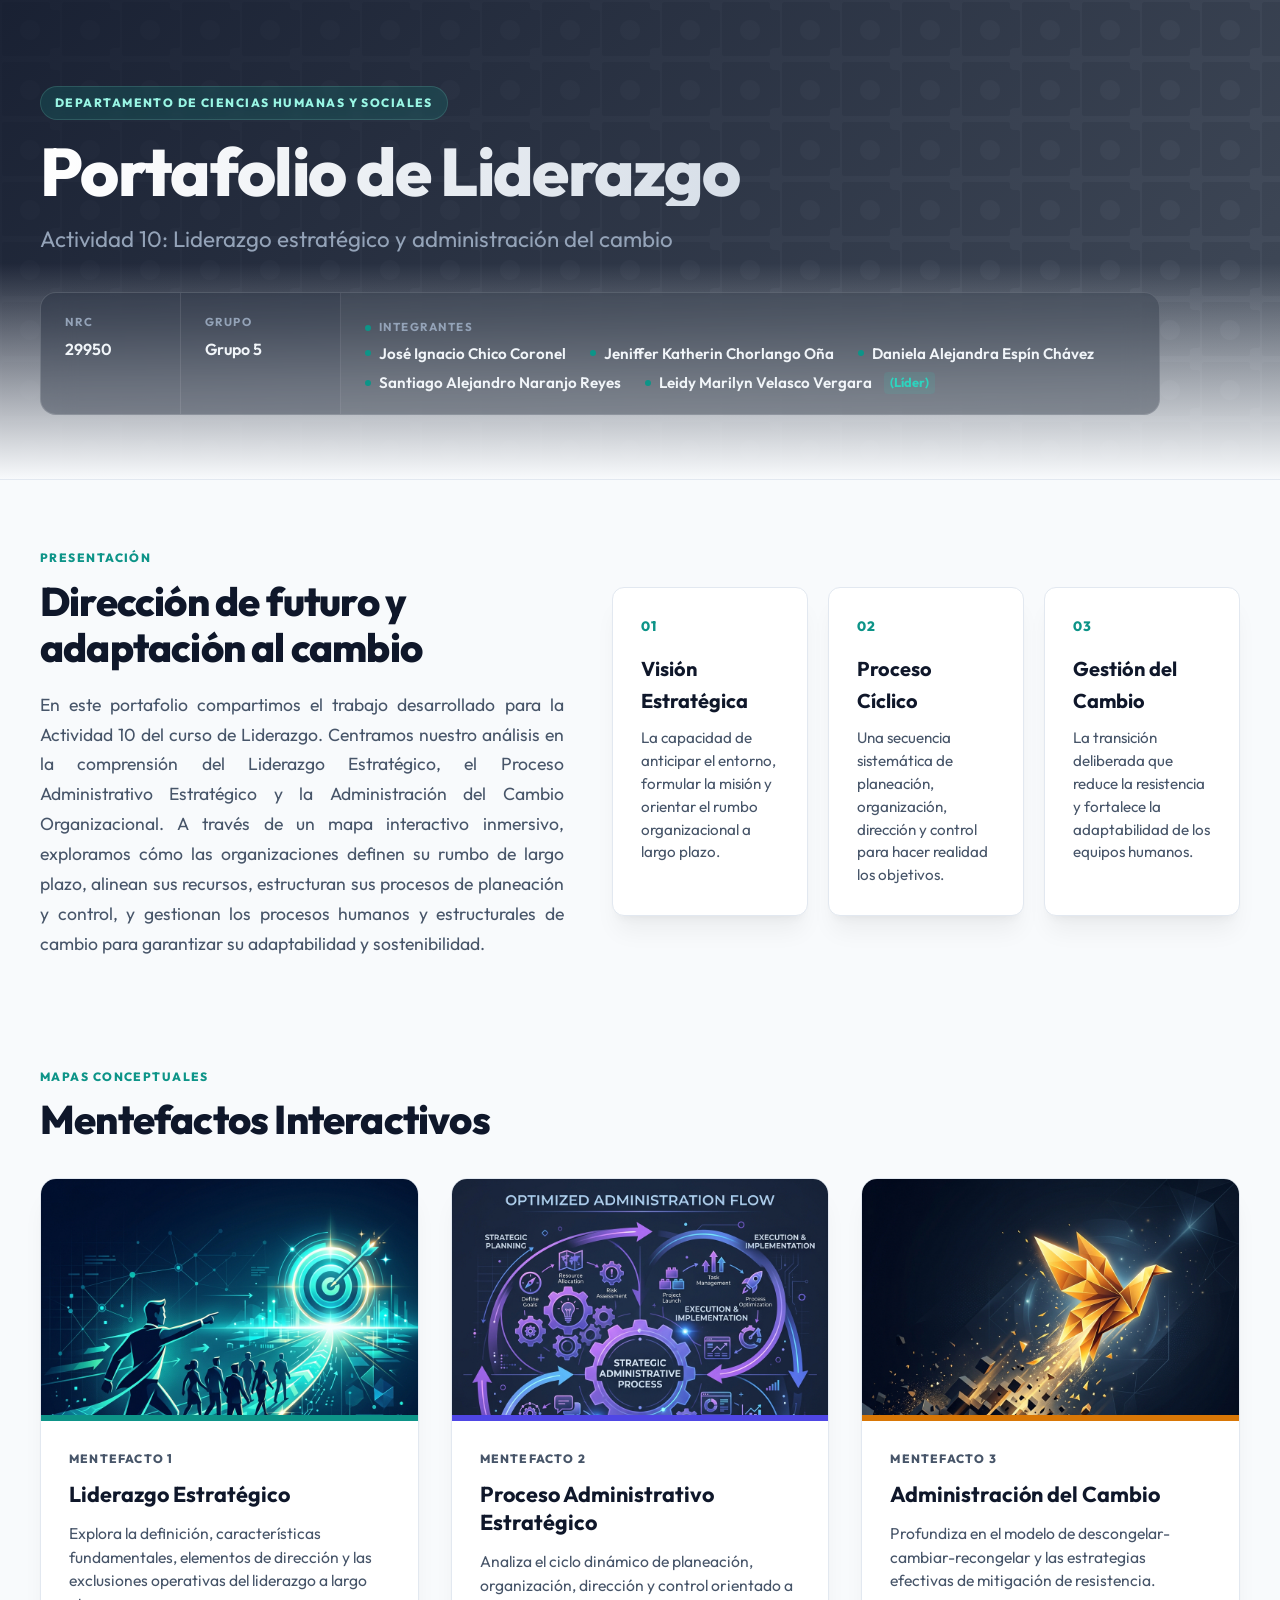
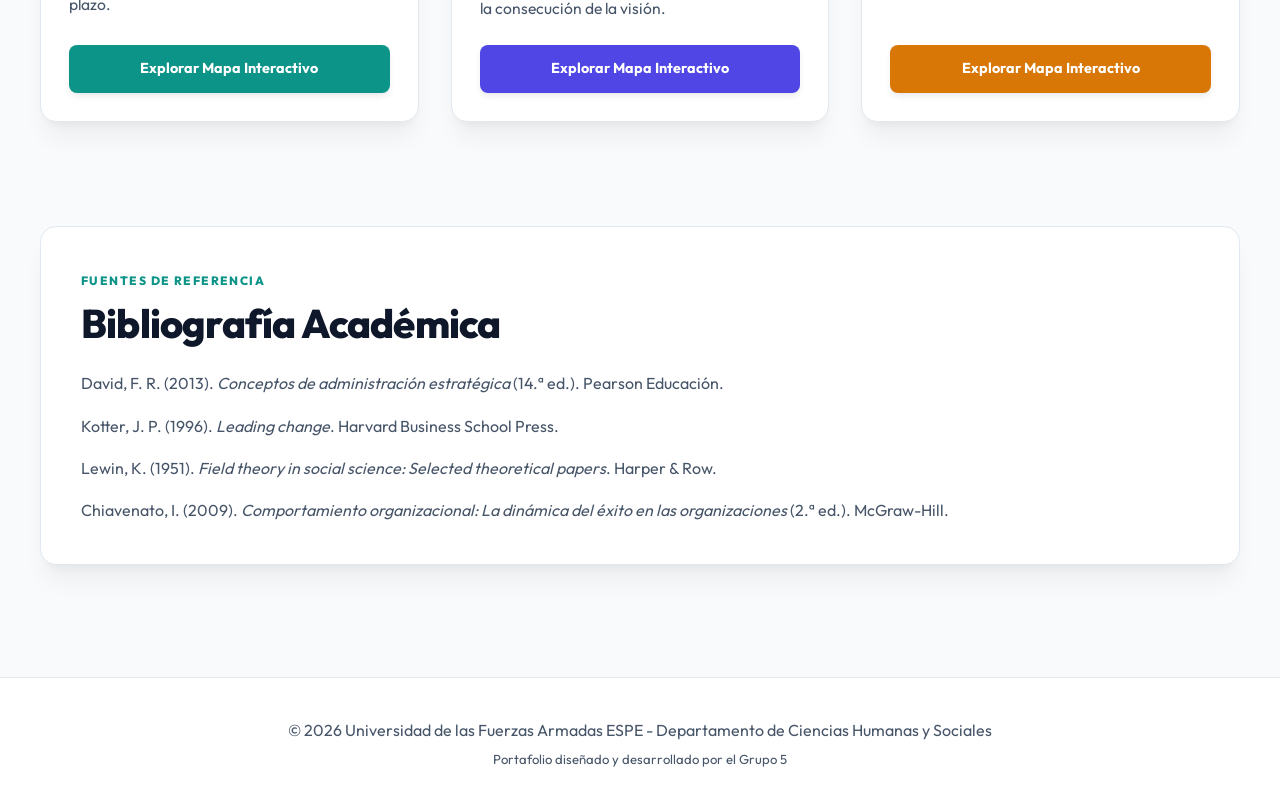
<file: index.html>
<!DOCTYPE html>
<html lang="es">
<head>
    <meta charset="UTF-8">
    <meta name="viewport" content="width=device-width, initial-scale=1.0">
    <title>Portafolio de Liderazgo - Actividad 10</title>
    <link rel="preconnect" href="https://fonts.googleapis.com">
    <link rel="preconnect" href="https://fonts.gstatic.com" crossorigin>
    <link href="https://fonts.googleapis.com/css2?family=Outfit:wght@300;400;500;600;700;800&display=swap" rel="stylesheet">
    <link rel="stylesheet" href="styles.css">
</head>
<body>
    <header class="hero">
        <div class="hero-overlay"></div>
        <div class="hero-content">
            <span class="badge">Departamento de Ciencias Humanas y Sociales</span>
            <h1 class="main-title">Portafolio de Liderazgo</h1>
            <p class="subtitle">Actividad 10: Liderazgo estratégico y administración del cambio</p>

            <div class="project-meta" aria-label="Datos del proyecto">
                <div class="meta-item">
                    <span class="meta-label">NRC</span>
                    <strong>29950</strong>
                </div>
                <div class="meta-item">
                    <span class="meta-label">Grupo</span>
                    <strong>Grupo 5</strong>
                </div>
                <div class="meta-item meta-members">
                    <span class="meta-label">Integrantes</span>
                    <strong>
                        <span>José Ignacio Chico Coronel</span>
                        <span>Jeniffer Katherin Chorlango Oña</span>
                        <span>Daniela Alejandra Espín Chávez</span>
                        <span>Santiago Alejandro Naranjo Reyes</span>
                        <span>Leidy Marilyn Velasco Vergara <em>(Líder)</em></span>
                    </strong>
                </div>
            </div>
        </div>
    </header>

    <main>
        <section class="intro-section">
            <div class="intro-copy">
                <span class="section-kicker">Presentación</span>
                <h2>Dirección de futuro y adaptación al cambio</h2>
                <p>
                    En este portafolio compartimos el trabajo desarrollado para la Actividad 10 del curso de Liderazgo. Centramos nuestro análisis en la comprensión del Liderazgo Estratégico, el Proceso Administrativo Estratégico y la Administración del Cambio Organizacional. A través de un mapa interactivo inmersivo, exploramos cómo las organizaciones definen su rumbo de largo plazo, alinean sus recursos, estructuran sus procesos de planeación y control, y gestionan los procesos humanos y estructurales de cambio para garantizar su adaptabilidad y sostenibilidad.
                </p>
            </div>
            <div class="insight-strip" aria-label="Síntesis de ideas principales">
                <article>
                    <span>01</span>
                    <strong>Visión Estratégica</strong>
                    <p>La capacidad de anticipar el entorno, formular la misión y orientar el rumbo organizacional a largo plazo.</p>
                </article>
                <article>
                    <span>02</span>
                    <strong>Proceso Cíclico</strong>
                    <p>Una secuencia sistemática de planeación, organización, dirección y control para hacer realidad los objetivos.</p>
                </article>
                <article>
                    <span>03</span>
                    <strong>Gestión del Cambio</strong>
                    <p>La transición deliberada que reduce la resistencia y fortalece la adaptabilidad de los equipos humanos.</p>
                </article>
            </div>
        </section>

        <section class="gallery-section" aria-labelledby="recursos-title">
            <div class="section-heading">
                <span class="section-kicker">Mapas Conceptuales</span>
                <h2 id="recursos-title">Mentefactos Interactivos</h2>
            </div>

            <div class="cards-grid">
                <article class="card theme-liderazgo">
                    <div class="card-image-container">
                        <img src="assets/liderazgo_estrategico.png" alt="Liderazgo Estratégico" style="width: 100%; height: 100%; object-fit: cover;">
                    </div>
                    <div class="card-content">
                        <span class="card-category">Mentefacto 1</span>
                        <h3>Liderazgo Estratégico</h3>
                        <p>Explora la definición, características fundamentales, elementos de dirección y las exclusiones operativas del liderazgo a largo plazo.</p>
                        <a href="mapa_interactivo.html?tab=liderazgo" class="btn-primary">Explorar Mapa Interactivo</a>
                    </div>
                </article>

                <article class="card theme-proceso">
                    <div class="card-image-container">
                        <img src="assets/proceso_administrativo.png" alt="Proceso Administrativo Estratégico" style="width: 100%; height: 100%; object-fit: cover;">
                    </div>
                    <div class="card-content">
                        <span class="card-category">Mentefacto 2</span>
                        <h3>Proceso Administrativo Estratégico</h3>
                        <p>Analiza el ciclo dinámico de planeación, organización, dirección y control orientado a la consecución de la visión.</p>
                        <a href="mapa_interactivo.html?tab=proceso" class="btn-primary">Explorar Mapa Interactivo</a>
                    </div>
                </article>

                <article class="card theme-cambio">
                    <div class="card-image-container">
                        <img src="assets/administracion_cambio.png" alt="Administración del Cambio" style="width: 100%; height: 100%; object-fit: cover;">
                    </div>
                    <div class="card-content">
                        <span class="card-category">Mentefacto 3</span>
                        <h3>Administración del Cambio</h3>
                        <p>Profundiza en el modelo de descongelar-cambiar-recongelar y las estrategias efectivas de mitigación de resistencia.</p>
                        <a href="mapa_interactivo.html?tab=cambio" class="btn-primary">Explorar Mapa Interactivo</a>
                    </div>
                </article>
            </div>
        </section>

        <section class="bib-section" aria-labelledby="bibliografia-title">
            <div class="bib-card">
                <span class="section-kicker">Fuentes de Referencia</span>
                <h2 id="bibliografia-title">Bibliografía Académica</h2>
                <ul class="bib-list">
                    <li>David, F. R. (2013). <em>Conceptos de administración estratégica</em> (14.ª ed.). Pearson Educación.</li>
                    <li>Kotter, J. P. (1996). <em>Leading change</em>. Harvard Business School Press.</li>
                    <li>Lewin, K. (1951). <em>Field theory in social science: Selected theoretical papers</em>. Harper & Row.</li>
                    <li>Chiavenato, I. (2009). <em>Comportamiento organizacional: La dinámica del éxito en las organizaciones</em> (2.ª ed.). McGraw-Hill.</li>
                </ul>
            </div>
        </section>
    </main>

    <footer>
        <p>© 2026 Universidad de las Fuerzas Armadas ESPE - Departamento de Ciencias Humanas y Sociales</p>
        <p>Portafolio diseñado y desarrollado por el Grupo 5</p>
    </footer>
</body>
</html>
</file>
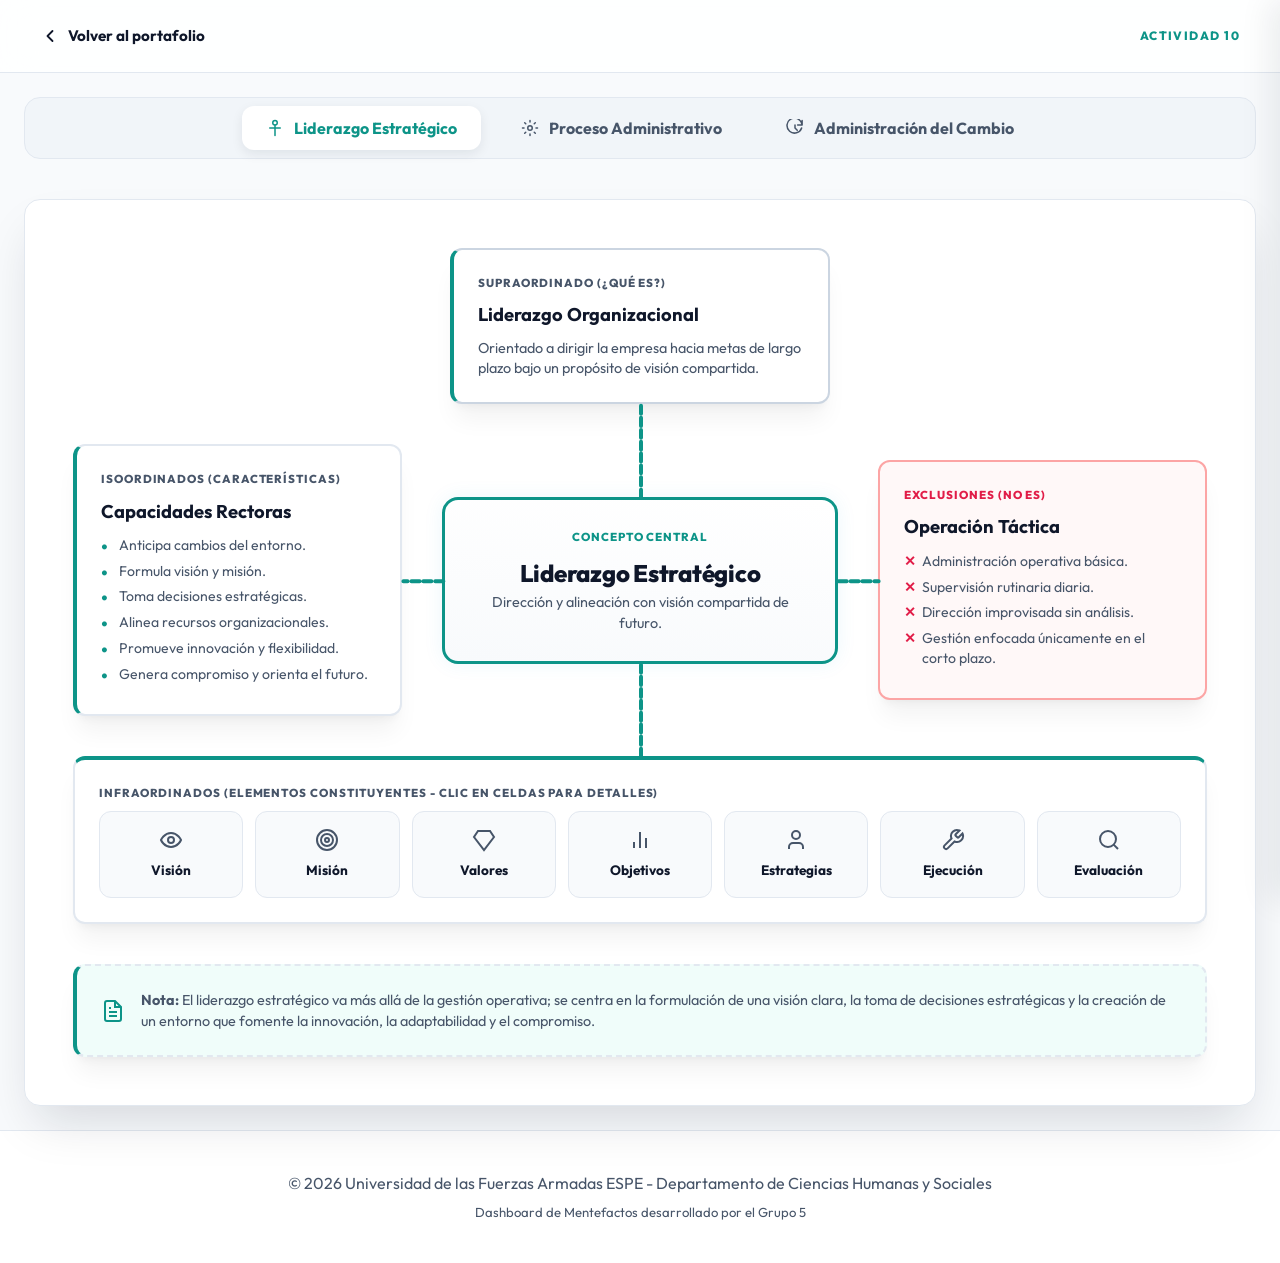
<file: mapa_interactivo.html>
<!DOCTYPE html>
<html lang="es">
<head>
    <meta charset="UTF-8">
    <meta name="viewport" content="width=device-width, initial-scale=1.0">
    <title>Mapa Interactivo de Liderazgo - Actividad 10</title>
    <link rel="preconnect" href="https://fonts.googleapis.com">
    <link rel="preconnect" href="https://fonts.gstatic.com" crossorigin>
    <link href="https://fonts.googleapis.com/css2?family=Outfit:wght@300;400;500;600;700;800&display=swap" rel="stylesheet">
    <link rel="stylesheet" href="styles.css">
</head>
<body>
    <nav class="topbar" aria-label="Navegación principal">
        <div class="topbar-inner">
            <a href="index.html" class="btn-back">
                <svg viewBox="0 0 24 24" fill="none" stroke="currentColor" stroke-width="2.2" stroke-linecap="round" stroke-linejoin="round">
                    <path d="M15 18l-6-6 6-6"/>
                </svg>
                Volver al portafolio
            </a>
            <span class="section-kicker">Actividad 10</span>
        </div>
    </nav>

    <main class="map-page-container">
        <!-- selector tabs -->
        <div class="mentefacto-selector" role="tablist" aria-label="Selección de Mentefacto">
            <button class="selector-btn active-tab" data-tab="mentefacto-liderazgo" data-theme="liderazgo" role="tab" aria-selected="true" aria-controls="mentefacto-liderazgo">
                <svg width="18" height="18" viewBox="0 0 24 24" fill="none" stroke="currentColor" stroke-width="2" stroke-linecap="round" stroke-linejoin="round">
                    <circle cx="12" cy="5" r="3"/>
                    <path d="M12 22V8M5 12h14"/>
                </svg>
                Liderazgo Estratégico
            </button>
            <button class="selector-btn" data-tab="mentefacto-proceso" data-theme="proceso" role="tab" aria-selected="false" aria-controls="mentefacto-proceso">
                <svg width="18" height="18" viewBox="0 0 24 24" fill="none" stroke="currentColor" stroke-width="2" stroke-linecap="round" stroke-linejoin="round">
                    <circle cx="12" cy="12" r="3"/>
                    <path d="M12 2v2M12 20v2M4.93 4.93l1.41 1.41M17.66 17.66l1.41 1.41M2 12h2M20 12h2M6.34 17.66l-1.41 1.41M19.07 4.93l-1.41 1.41"/>
                </svg>
                Proceso Administrativo
            </button>
            <button class="selector-btn" data-tab="mentefacto-cambio" data-theme="cambio" role="tab" aria-selected="false" aria-controls="mentefacto-cambio">
                <svg width="18" height="18" viewBox="0 0 24 24" fill="none" stroke="currentColor" stroke-width="2" stroke-linecap="round" stroke-linejoin="round">
                    <path d="M21.5 2v6h-6M21.34 8a10 10 0 1 0-.5 4"/>
                    <path d="M12 8v4l3 3"/>
                </svg>
                Administración del Cambio
            </button>
        </div>

        <!-- Dashboard Map Container -->
        <div class="map-dashboard theme-liderazgo" id="dashboard">
            <!-- Dynamic SVG lines layer -->
            <svg class="svg-connectors" id="svg-layer">
                <path class="connection-line active-path active-liderazgo" id="line-supra" d="M0,0 L0,0"></path>
                <path class="connection-line active-path active-liderazgo" id="line-iso" d="M0,0 L0,0"></path>
                <path class="connection-line active-path active-liderazgo" id="line-exclusiones" d="M0,0 L0,0"></path>
                <path class="connection-line active-path active-liderazgo" id="line-infra" d="M0,0 L0,0"></path>
            </svg>

            <!-- MENTEFACTO 1: LIDERAZGO ESTRATÉGICO -->
            <div class="mentefacto-container active-container" id="mentefacto-liderazgo" role="tabpanel">
                <div class="mentefacto-grid">
                    
                    <div class="map-node node-supra" id="l-node-supra" data-tag="Supraordinado" data-title="Supraordinado: ¿Qué es?" data-meta="Es la categoría mayor que abarca al concepto. Define el género del liderazgo estratégico en la organización." data-text="Es un tipo de liderazgo organizacional orientado a dirigir la empresa hacia el logro de objetivos de largo plazo mediante una visión compartida.">
                        <span class="node-kicker">Supraordinado (¿Qué es?)</span>
                        <h4>Liderazgo Organizacional</h4>
                        <p>Orientado a dirigir la empresa hacia metas de largo plazo bajo un propósito de visión compartida.</p>
                    </div>

                    <div class="map-node node-central" id="l-node-central" data-tag="Concepto Central" data-title="Liderazgo Estratégico" data-meta="El núcleo de este mentefacto representa la fusión entre la visión a largo plazo y la capacidad directiva para alinear el talento y los recursos de la empresa." data-text="El Liderazgo Estratégico define la dirección futura de la organización, promoviendo la innovación y adaptabilidad necesarias para sobrevivir en un mercado global y competitivo.">
                        <span class="node-kicker" style="color: var(--teal);">Concepto Central</span>
                        <h3>Liderazgo Estratégico</h3>
                        <p>Dirección y alineación con visión compartida de futuro.</p>
                    </div>

                    <div class="map-node node-iso" id="l-node-iso" data-tag="Isoordinados" data-title="Isoordinados: Características" data-meta="Las isoordinaciones definen las características inherentes, cualidades y comportamientos que diferencian y caracterizan de forma única al liderazgo estratégico." data-text="Define al líder por sus acciones proactivas: anticipar cambios ambientales, definir la visión y misión rectoras, tomar decisiones críticas bajo incertidumbre, y organizar eficientemente los recursos corporativos para estimular el desarrollo y la innovación constante.">
                        <span class="node-kicker">Isoordinados (Características)</span>
                        <h4>Capacidades Rectoras</h4>
                        <ul>
                            <li>Anticipa cambios del entorno.</li>
                            <li>Formula visión y misión.</li>
                            <li>Toma decisiones estratégicas.</li>
                            <li>Alinea recursos organizacionales.</li>
                            <li>Promueve innovación y flexibilidad.</li>
                            <li>Genera compromiso y orienta el futuro.</li>
                        </ul>
                    </div>

                    <div class="map-node node-exclusiones" id="l-node-exclusiones" data-tag="Exclusiones" data-title="Exclusiones: Lo que NO es" data-meta="Las exclusiones delimitan las fronteras conceptuales, indicando aquellas actividades de administración operativa que no corresponden al liderazgo estratégico." data-text="Quedan fuera las labores administrativas rutinarias de corto plazo, la supervisión de tareas mecánicas diarias, y las directrices sin rumbo claro o basadas en la improvisación táctica.">
                        <span class="node-kicker">Exclusiones (No es)</span>
                        <h4>Operación Táctica</h4>
                        <ul>
                            <li>Administración operativa básica.</li>
                            <li>Supervisión rutinaria diaria.</li>
                            <li>Dirección improvisada sin análisis.</li>
                            <li>Gestión enfocada únicamente en el corto plazo.</li>
                        </ul>
                    </div>

                    <div class="map-node node-infra" id="l-node-infra" data-tag="Infraordinados" data-title="Infraordinados: Elementos" data-meta="Los componentes infraordinados especifican las partes constitutivas o variables metodológicas que conforman la aplicación del liderazgo estratégico." data-text="Se constituye a través de siete engranajes fundamentales: la Visión y Misión que definen la dirección, los Valores éticos de soporte, los Objetivos a largo plazo, las Estrategias de mercado, y la posterior Ejecución y Control periódico de desvíos.">
                        <span class="node-kicker">Infraordinados (Elementos constituyentes - Clic en celdas para detalles)</span>
                        <div class="infra-container-liderazgo">
                            <div class="infra-item" data-title="Visión" data-text="La representación del estado futuro deseado para la organización, sirviendo como faro e inspiración.">
                                <svg viewBox="0 0 24 24" fill="none" stroke="currentColor" stroke-width="2"><path d="M2 12s3-7 10-7 10 7 10 7-3 7-10 7-10-7-10-7z"/><circle cx="12" cy="12" r="3"/></svg>
                                <span>Visión</span>
                            </div>
                            <div class="infra-item" data-title="Misión" data-text="La declaración pública del propósito de la empresa, su razón de ser y su propuesta de valor.">
                                <svg viewBox="0 0 24 24" fill="none" stroke="currentColor" stroke-width="2"><circle cx="12" cy="12" r="10"/><circle cx="12" cy="12" r="6"/><circle cx="12" cy="12" r="2"/></svg>
                                <span>Misión</span>
                            </div>
                            <div class="infra-item" data-title="Valores" data-text="Principios éticos y de comportamiento que guían las acciones diarias de los colaboradores y directivos.">
                                <svg viewBox="0 0 24 24" fill="none" stroke="currentColor" stroke-width="2"><path d="M6 3h12l4 6-10 13L2 9z"/></svg>
                                <span>Valores</span>
                            </div>
                            <div class="infra-item" data-title="Objetivos" data-text="Los resultados específicos y cuantificables que la organización planea lograr en un plazo determinado.">
                                <svg viewBox="0 0 24 24" fill="none" stroke="currentColor" stroke-width="2"><path d="M18 20V10M12 20V4M6 20v-6"/></svg>
                                <span>Objetivos</span>
                            </div>
                            <div class="infra-item" data-title="Estrategias" data-text="Las rutas de acción diseñadas para alcanzar los objetivos estratégicos en base al análisis FODA.">
                                <svg viewBox="0 0 24 24" fill="none" stroke="currentColor" stroke-width="2"><path d="M19 21v-2a4 4 0 0 0-4-4H9a4 4 0 0 0-4 4v2"/><circle cx="12" cy="7" r="4"/></svg>
                                <span>Estrategias</span>
                            </div>
                            <div class="infra-item" data-title="Ejecución" data-text="La fase práctica donde se implementan los planes, se administran recursos y se moviliza a los equipos.">
                                <svg viewBox="0 0 24 24" fill="none" stroke="currentColor" stroke-width="2"><path d="M14.7 6.3a1 1 0 0 0 0 1.4l1.6 1.6a1 1 0 0 0 1.4 0l3.77-3.77a6 6 0 0 1-7.94 7.94l-6.91 6.91a2.12 2.12 0 0 1-3-3l6.91-6.91a6 6 0 0 1 7.94-7.94l-3.76 3.76z"/></svg>
                                <span>Ejecución</span>
                            </div>
                            <div class="infra-item" data-title="Evaluación" data-text="Monitoreo de resultados utilizando métricas clave de desempeño (KPIs) para asegurar la retroalimentación.">
                                <svg viewBox="0 0 24 24" fill="none" stroke="currentColor" stroke-width="2"><circle cx="11" cy="11" r="8"/><line x1="21" y1="21" x2="16.65" y2="16.65"/></svg>
                                <span>Evaluación</span>
                            </div>
                        </div>
                    </div>

                    <div class="map-node node-nota" id="l-node-nota" data-tag="Nota de Síntesis" data-title="Nota Conceptual" data-meta="Resumen crítico explicativo del mentefacto 1." data-text="El liderazgo estratégico trasciende las responsabilidades del mando operativo cotidiano. Exige estructurar una visión ambiciosa pero alcanzable, alineando todos los pilares organizacionales bajo principios de constante innovación y adaptabilidad ante los desafíos externos del macroentorno.">
                        <svg viewBox="0 0 24 24" fill="none" stroke="currentColor" stroke-width="2">
                            <path d="M14 2H6a2 2 0 0 0-2 2v16a2 2 0 0 0 2 2h12a2 2 0 0 0 2-2V8z"/>
                            <path d="M14 2v6h6M16 13H8M16 17H8M10 9H8"/>
                        </svg>
                        <p><strong>Nota:</strong> El liderazgo estratégico va más allá de la gestión operativa; se centra en la formulación de una visión clara, la toma de decisiones estratégicas y la creación de un entorno que fomente la innovación, la adaptabilidad y el compromiso.</p>
                    </div>

                </div>
            </div>

            <!-- MENTEFACTO 2: PROCESO ADMINISTRATIVO ESTRATÉGICO -->
            <div class="mentefacto-container" id="mentefacto-proceso" role="tabpanel">
                <div class="mentefacto-grid">
                    
                    <div class="map-node node-supra" id="p-node-supra" data-tag="Supraordinado" data-title="Supraordinado: ¿Qué es?" data-meta="Ubicación conceptual del proceso administrativo estratégico dentro de los sistemas generales de dirección organizacional." data-text="Es un proceso de gestión organizacional continuo que permite formular, ejecutar y evaluar estrategias para alcanzar la visión institucional.">
                        <span class="node-kicker">Supraordinado (¿Qué es?)</span>
                        <h4>Proceso de Gestión</h4>
                        <p>Marco estructurado para formular, ejecutar y evaluar estrategias en pos de la visión institucional.</p>
                    </div>

                    <div class="map-node node-central" id="p-node-central" data-tag="Concepto Central" data-title="Proceso Administrativo Estratégico" data-meta="Es un sistema cíclico compuesto por fases interdependientes orientadas a transformar planes abstractos en resultados de valor y crecimiento." data-text="El proceso administrativo estratégico permite la supervivencia y competitividad de las organizaciones mediante la alineación de metas, estructuración interna, guías directivas y control de desviaciones.">
                        <span class="node-kicker" style="color: var(--violet);">Concepto Central</span>
                        <h3>Proceso Administrativo Estratégico</h3>
                        <p>Ciclo metodológico de formulación, ejecución y control.</p>
                    </div>

                    <div class="map-node node-iso" id="p-node-iso" data-tag="Isoordinados" data-title="Isoordinados: Funciones" data-meta="Las funciones isoordinadas detallan las actividades fundamentales del ciclo de administración general adaptadas a nivel estratégico. Clic en las tarjetas para detalles." data-text="Se compone de seis engranajes operativos tradicionales estructurados bajo una óptica estratégica de largo plazo.">
                        <span class="node-kicker">Isoordinados (Funciones estratégicas)</span>
                        <div class="functions-grid">
                            <div class="function-card" data-title="Planeación" data-text="Formulación de visiones a futuro, metas y asignación previa de proyectos y presupuestos de desarrollo.">
                                <svg viewBox="0 0 24 24" fill="none" stroke="currentColor" stroke-width="2"><path d="M9 11l3 3L22 4M21 12a9 9 0 1 1-9-9"/></svg>
                                <strong>Planeación</strong>
                            </div>
                            <div class="function-card" data-title="Organización" data-text="Diseño e integración de los departamentos, jerarquías y funciones optimizados para la estrategia elegida.">
                                <svg viewBox="0 0 24 24" fill="none" stroke="currentColor" stroke-width="2"><path d="M17 21v-2a4 4 0 0 0-4-4H5a4 4 0 0 0-4 4v2"/><circle cx="9" cy="7" r="4"/><path d="M23 21v-2a4 4 0 0 0-3-3.87M16 3.13a4 4 0 0 1 0 7.75"/></svg>
                                <strong>Organización</strong>
                            </div>
                            <div class="function-card" data-title="Dirección" data-text="Liderazgo y motivación del personal, guiando las labores del día hacia el propósito de largo plazo.">
                                <svg viewBox="0 0 24 24" fill="none" stroke="currentColor" stroke-width="2"><circle cx="12" cy="12" r="10"/><path d="M12 2a15.3 15.3 0 0 1 4 10 15.3 15.3 0 0 1-4 10 15.3 15.3 0 0 1-4-10 15.3 15.3 0 0 1 4-10z"/><path d="M2 12h20"/></svg>
                                <strong>Dirección</strong>
                            </div>
                            <div class="function-card" data-title="Coordinación" data-text="Sincronización interdepartamental de tareas y flujos de trabajo para evitar redundancias y fricciones.">
                                <svg viewBox="0 0 24 24" fill="none" stroke="currentColor" stroke-width="2"><path d="M12 22c5.523 0 10-4.477 10-10S17.523 2 12 2 2 6.477 2 12s4.477 10 10 10z"/><circle cx="12" cy="12" r="3"/><path d="M12 2v4M12 18v4M4.93 4.93l2.83 2.83M16.24 16.24l2.83 2.83M2 12h4M18 12h4M6.34 17.66l2.83-2.83M14.83 9.17l2.83-2.83"/></svg>
                                <strong>Coordinación</strong>
                            </div>
                            <div class="function-card" data-title="Control" data-text="Establecimiento de estándares de desempeño y monitoreo de variaciones operativas cotidianas.">
                                <svg viewBox="0 0 24 24" fill="none" stroke="currentColor" stroke-width="2"><path d="M12 22s8-4 8-10V5l-8-3-8 3v7c0 6 8 10 8 10z"/></svg>
                                <strong>Control</strong>
                            </div>
                            <div class="function-card" data-title="Evaluación" data-text="Contraste periódico de los resultados organizacionales de fin de periodo frente a las metas planificadas inicialmente.">
                                <svg viewBox="0 0 24 24" fill="none" stroke="currentColor" stroke-width="2"><path d="M3 3v18h18M18.7 8l-5.1 5.2-2.8-2.7L7 14.3"/></svg>
                                <strong>Evaluación</strong>
                            </div>
                        </div>
                    </div>

                    <div class="map-node node-exclusiones" id="p-node-exclusiones" data-tag="Exclusiones" data-title="Exclusiones: Lo que NO es" data-meta="Límites que delimitan y protegen conceptualmente la rigurosidad del proceso administrativo estratégico." data-text="Se opone frontalmente a las decisiones ad-hoc o reactivas sin planificación previa, la improvisación ante crisis operativas y la total ausencia de métricas o seguimiento a los planes.">
                        <span class="node-kicker">Exclusiones (No es)</span>
                        <h4>Desorganización y Reactividad</h4>
                        <ul>
                            <li>Actividades improvisadas sin orden metodológico.</li>
                            <li>Ausencia de planificación estructurada.</li>
                            <li>Toma de decisiones sin metas u objetivos.</li>
                            <li>Falta de seguimiento o control a las estrategias.</li>
                        </ul>
                    </div>

                    <div class="map-node node-infra" id="p-node-infra" data-tag="Infraordinados" data-title="Infraordinados: Fases del Proceso" data-meta="Estructura metodológica dividida en tres etapas secuenciales conectadas. Clic en las fases para detalles de los elementos." data-text="El proceso se compone de tres bloques interconectados: Planeación (identidad y metas), Ejecución (implementación práctica y recursos) y Evaluación/Control (indicadores de gestión y medidas correctivas).">
                        <span class="node-kicker">Infraordinados (Fases Operativas Secuenciales)</span>
                        <div class="roadmap-flow">
                            <div class="roadmap-step step-planeacion" data-title="Fase 1: Planeación" data-text="Diseño ideológico y conceptual: Definición de la Misión, Visión, Valores organizacionales, formulación de Objetivos estratégicos y estructuración de Planes detallados de mercado.">
                                <h5>
                                    <svg viewBox="0 0 24 24" fill="none" stroke="currentColor" stroke-width="2"><path d="M11 4H4a2 2 0 0 0-2 2v14a2 2 0 0 0 2 2h14a2 2 0 0 0 2-2v-7M18.5 2.5a2.121 2.121 0 1 1 3 3L12 15l-4 1 1-4z"/></svg>
                                    1. Planeación
                                </h5>
                                <ul>
                                    <li>Visión y Misión</li>
                                    <li>Valores rectores</li>
                                    <li>Objetivos y Planes</li>
                                </ul>
                            </div>
                            <div class="roadmap-arrow">→</div>
                            <div class="roadmap-step step-ejecucion" data-title="Fase 2: Ejecución" data-text="Puesta en marcha: Ejecución de Programas y Proyectos diseñados, Asignación inteligente de recursos económicos y humanos, e Implementación táctica de estrategias.">
                                <h5>
                                    <svg viewBox="0 0 24 24" fill="none" stroke="currentColor" stroke-width="2"><path d="M22 19a2 2 0 0 1-2 2H4a2 2 0 0 1-2-2V5a2 2 0 0 1 2-2h5l2 3h9a2 2 0 0 1 2 2z"/></svg>
                                    2. Ejecución
                                </h5>
                                <ul>
                                    <li>Programas y Proyectos</li>
                                    <li>Asignación de recursos</li>
                                    <li>Implementación física</li>
                                </ul>
                            </div>
                            <div class="roadmap-arrow">→</div>
                            <div class="roadmap-step step-control" data-title="Fase 3: Evaluación y Control" data-text="Supervisión analítica: Establecimiento de Indicadores clave de gestión (KPIs), Comparación del rendimiento real contra el estimado, Acciones correctivas urgentes y consolidación del Balanced Scorecard (BSC).">
                                <h5>
                                    <svg viewBox="0 0 24 24" fill="none" stroke="currentColor" stroke-width="2"><path d="M22 11.08V12a10 10 0 1 1-5.93-9.14M22 4L12 14.01l-3-3"/></svg>
                                    3. Evaluación y Control
                                </h5>
                                <ul>
                                    <li>Indicadores de gestión</li>
                                    <li>Acciones correctivas</li>
                                    <li>Cuadro de Mando (BSC)</li>
                                </ul>
                            </div>
                        </div>
                    </div>

                    <div class="map-node node-nota" id="p-node-nota" data-tag="Nota de Síntesis" data-title="Nota Conceptual" data-meta="Resumen crítico explicativo del mentefacto 2." data-text="El proceso administrativo estratégico funciona de manera cíclica e interactiva. No concluye con la evaluación; más bien, esta provee la retroalimentación analítica necesaria para reajustar los planes, modificar la ejecución e impulsar una mejora continua basada en datos objetivos y metas reales.">
                        <svg viewBox="0 0 24 24" fill="none" stroke="currentColor" stroke-width="2"><path d="M21.5 2v6h-6M21.34 8a10 10 0 1 0-.5 4"/></svg>
                        <p><strong>Nota:</strong> El proceso administrativo estratégico es cíclico y continuo: inicia con la planeación (visión, misión, valores, objetivos y estrategias), pasa a la ejecución (programas, proyectos y asignación de recursos) y culmina con la evaluación y control para asegurar el cumplimiento de la visión institucional y tomar decisiones de mejora.</p>
                    </div>

                </div>
            </div>

            <!-- MENTEFACTO 3: ADMINISTRACIÓN DEL CAMBIO ORGANIZACIONAL -->
            <div class="mentefacto-container" id="mentefacto-cambio" role="tabpanel">
                <div class="mentefacto-grid">
                    
                    <div class="map-node node-supra" id="c-node-supra" data-tag="Supraordinado" data-title="Supraordinado: ¿Qué es?" data-meta="Marco general de la disciplina que contiene y justifica la administración del cambio en entornos turbulentos." data-text="Es un proceso estratégico de transformación organizacional que facilita la adaptación frente a cambios internos y externos, para mejorar el desempeño y garantizar la sostenibilidad empresarial.">
                        <span class="node-kicker">Supraordinado (¿Qué es?)</span>
                        <h4>Transformación Organizacional</h4>
                        <p>Proceso estratégico que facilita la adaptación interna/externa, mejorando el desempeño y asegurando la sostenibilidad.</p>
                    </div>

                    <div class="map-node node-central" id="c-node-central" data-tag="Concepto Central" data-title="Administración del Cambio Organizacional" data-meta="Capacidad directiva de estructurar transiciones eficientes en las personas, la cultura y los procesos organizativos." data-text="Se centra en la adecuada gestión de los colaboradores para minimizar la fricción natural y el miedo a la incertidumbre frente a transformaciones operativas, tecnológicas o culturales.">
                        <span class="node-kicker" style="color: var(--gold);">Concepto Central</span>
                        <h3>Administración del Cambio</h3>
                        <p>Estrategia y gestión de transiciones humanas y organizacionales.</p>
                    </div>

                    <div class="map-node node-iso" id="c-node-iso" data-tag="Isoordinados" data-title="Isoordinados: Aspectos Clave" data-meta="Los aspectos clave de soporte que estructuran y hacen posible el éxito de la transformación organizativa. Clic en las celdas para detalles." data-text="Representan los pilares críticos a coordinar en el personal durante la transición organizacional.">
                        <span class="node-kicker">Isoordinados (Aspectos Clave)</span>
                        <div class="aspects-grid">
                            <div class="aspect-card" data-title="Comunicación" data-text="Información oportuna, veraz y bidireccional que minimice la incertidumbre y erradique falsos rumores.">
                                <svg viewBox="0 0 24 24" fill="none" stroke="currentColor" stroke-width="2"><path d="M21 15a2 2 0 0 1-2 2H7l-4 4V5a2 2 0 0 1 2-2h14a2 2 0 0 1 2 2z"/></svg>
                                <strong>Comunicación</strong>
                            </div>
                            <div class="aspect-card" data-title="Adaptación" data-text="La flexibilidad institucional y de los colaboradores para ajustarse con rapidez a las nuevas realidades y desafíos.">
                                <svg viewBox="0 0 24 24" fill="none" stroke="currentColor" stroke-width="2" stroke-linecap="round" stroke-linejoin="round">
                                    <path d="m16 3 4 4-4 4M20 7H4M8 21l-4-4 4-4M4 17h16"/>
                                </svg>
                                <strong>Adaptación</strong>
                            </div>
                            <div class="aspect-card" data-title="Innovación" data-text="La apertura cultural para experimentar con ideas disruptivas, flujos novedosos y herramientas alternas.">
                                <svg viewBox="0 0 24 24" fill="none" stroke="currentColor" stroke-width="2" stroke-linecap="round" stroke-linejoin="round">
                                    <path d="M15 14c.2-1 .7-1.7 1.5-2.5 1-.9 1.5-2.2 1.5-3.5A5 5 0 0 0 8 8c0 1 .3 2.2 1.5 3.5.7.7 1.3 1.5 1.5 2.5M9 18h6M10 22h4"/>
                                </svg>
                                <strong>Innovación</strong>
                            </div>
                            <div class="aspect-card" data-title="Liderazgo" data-text="Líderes empáticos que guíen con el ejemplo, inspiren confianza y acompañen de cerca en las dificultades de la transición.">
                                <svg viewBox="0 0 24 24" fill="none" stroke="currentColor" stroke-width="2" stroke-linecap="round" stroke-linejoin="round">
                                    <path d="M2 4l3 12h14l3-12-6 7-4-7-4 7-6-7z"/>
                                </svg>
                                <strong>Liderazgo</strong>
                            </div>
                            <div class="aspect-card" data-title="Participación" data-text="Inclusión de los empleados en el co-diseño de las soluciones de cambio, aumentando la apropiación del proyecto.">
                                <svg viewBox="0 0 24 24" fill="none" stroke="currentColor" stroke-width="2"><path d="M17 21v-2a4 4 0 0 0-4-4H5a4 4 0 0 0-4 4v2"/><circle cx="9" cy="7" r="4"/></svg>
                                <strong>Participación</strong>
                            </div>
                            <div class="aspect-card" data-title="Compromiso" data-text="El involucramiento emocional y racional del colaborador que despierta el sentido de pertenencia.">
                                <svg viewBox="0 0 24 24" fill="none" stroke="currentColor" stroke-width="2"><path d="M20.84 4.61a5.5 5.5 0 0 0-7.78 0L12 5.67l-1.06-1.06a5.5 5.5 0 0 0-7.78 7.78l1.06 1.06L12 21.23l7.78-7.78 1.06-1.06a5.5 5.5 0 0 0 0-7.78z"/></svg>
                                <strong>Compromiso</strong>
                            </div>
                        </div>
                    </div>

                    <div class="map-node node-exclusiones" id="c-node-exclusiones" data-tag="Exclusiones" data-title="Exclusiones: Lo que NO es" data-meta="Límites que delimitan y aíslan conceptualmente la administración planificada del cambio." data-text="Es la antítesis de la inercia, la pasividad burocrática, la resistencia obstinada y el mantenimiento rígido del statu quo a expensas de la viabilidad de la empresa en el mercado.">
                        <span class="node-kicker">Exclusiones (No es)</span>
                        <h4>Inercia y Status Quo</h4>
                        <ul>
                            <li>Resistencia destructiva y permanente.</li>
                            <li>Inmovilidad o estancamiento ante crisis.</li>
                            <li>Falta de comunicación e incertidumbre.</li>
                            <li>Mantenimiento obstinado del statu quo.</li>
                        </ul>
                    </div>

                    <div class="map-node node-infra" id="c-node-infra" data-tag="Infraordinados" data-title="Infraordinados: Metodologías de Cambio" data-meta="Herramientas metodológicas y conductuales para dirigir la transición organizativa. Clic en las tarjetas para detalles." data-text="Se divide en dos herramientas clave: el modelo secuencial de tres fases de Kurt Lewin y las tácticas de mitigación de resistencia para motivar al personal.">
                        <span class="node-kicker">Infraordinados (Herramientas y Modelos de Implementación)</span>
                        <div class="cambio-infra-grid">
                            
                            <!-- Lewin Model -->
                            <div class="lewin-model">
                                <h5>Modelo de Kurt Lewin</h5>
                                <div class="lewin-steps">
                                    <div class="lewin-step" data-title="1. Descongelar" data-text="Preparación mental: Desarticular las creencias obsoletas del statu quo, concienciando a los colaboradores sobre la urgencia y necesidad ineludible del cambio.">
                                        <svg viewBox="0 0 24 24" fill="none" stroke="currentColor" stroke-width="2"><rect x="3" y="3" width="18" height="18" rx="2"/><path d="M9 3v18M15 3v18M3 9h18M3 15h18"/></svg>
                                        <strong>1. Descongelar</strong>
                                        <span>Generar conciencia de la necesidad.</span>
                                    </div>
                                    <div class="lewin-step" data-title="2. Cambiar" data-text="Transición operativa: Implementación de nuevas conductas, metodologías de trabajo, flujos y tecnologías para migrar al estado deseado.">
                                        <svg viewBox="0 0 24 24" fill="none" stroke="currentColor" stroke-width="2"><path d="M21.5 2v6h-6M21.34 8a10 10 0 1 0-.5 4"/></svg>
                                        <strong>2. Cambiar</strong>
                                        <span>Implementar nuevos procesos.</span>
                                    </div>
                                    <div class="lewin-step" data-title="3. Recongelar" data-text="Institucionalización: Consolidar e incorporar de manera permanente los nuevos hábitos y procesos a la cultura organizacional diaria.">
                                        <svg viewBox="0 0 24 24" fill="none" stroke="currentColor" stroke-width="2"><path d="M20 6L9 17l-5-5"/></svg>
                                        <strong>3. Recongelar</strong>
                                        <span>Consolidar el cambio en la cultura.</span>
                                    </div>
                                </div>
                            </div>

                            <!-- Resistance Reduction -->
                            <div class="resistance-reduction">
                                <h5>Mitigación de Resistencia</h5>
                                <div class="resistance-list">
                                    <div class="resistance-item" data-title="Comunicación Continua" data-text="Explicar con total honestidad el origen, justificación, metas intermedias y beneficios compartidos de la transición de cambio.">
                                        <svg viewBox="0 0 24 24" fill="none" stroke="currentColor" stroke-width="2.5"><path d="M22 11.08V12a10 10 0 1 1-5.93-9.14M22 4L12 14.01l-3-3"/></svg>
                                        Comunicación Continua
                                    </div>
                                    <div class="resistance-item" data-title="Capacitación Directa" data-text="Brindar talleres formativos prácticos sobre las nuevas metodologías o sistemas informáticos para dotar de seguridad técnica a los empleados.">
                                        <svg viewBox="0 0 24 24" fill="none" stroke="currentColor" stroke-width="2.5"><path d="M22 11.08V12a10 10 0 1 1-5.93-9.14M22 4L12 14.01l-3-3"/></svg>
                                        Capacitación y Formación
                                    </div>
                                    <div class="resistance-item" data-title="Apoyo Activo del Líder" data-text="Acompañar en el área de trabajo, escuchar de forma activa las frustraciones puntuales de la plantilla y guiar con el ejemplo diario.">
                                        <svg viewBox="0 0 24 24" fill="none" stroke="currentColor" stroke-width="2.5"><path d="M22 11.08V12a10 10 0 1 1-5.93-9.14M22 4L12 14.01l-3-3"/></svg>
                                        Apoyo del Líder
                                    </div>
                                    <div class="resistance-item" data-title="Empoderamiento Laboral" data-text="Dar autonomía operativa para que los propios empleados propongan ideas de mejora y tomen decisiones sobre la ejecución de su labor.">
                                        <svg viewBox="0 0 24 24" fill="none" stroke="currentColor" stroke-width="2.5"><path d="M22 11.08V12a10 10 0 1 1-5.93-9.14M22 4L12 14.01l-3-3"/></svg>
                                        Empoderamiento
                                    </div>
                                    <div class="resistance-item" data-title="Seguimiento y Celebración" data-text="Monitorear con frecuencia el cumplimiento del plan y celebrar públicamente las pequeñas victorias o hitos iniciales logrados en equipo.">
                                        <svg viewBox="0 0 24 24" fill="none" stroke="currentColor" stroke-width="2.5"><path d="M22 11.08V12a10 10 0 1 1-5.93-9.14M22 4L12 14.01l-3-3"/></svg>
                                        Seguimiento de Avances
                                    </div>
                                </div>
                            </div>

                        </div>
                    </div>

                    <div class="map-node node-nota" id="c-node-nota" data-tag="Nota de Síntesis" data-title="Nota Conceptual" data-meta="Resumen crítico explicativo del mentefacto 3." data-text="La transformación organizacional no ocurre de manera automática ni decretada por la directiva. Exige una conducción empática basada en una comunicación asertiva constante, el involucramiento sincero de las personas afectadas y el desarrollo de liderazgos facilitadores del cambio.">
                        <svg viewBox="0 0 24 24" fill="none" stroke="currentColor" stroke-width="2"><path d="M9.663 17h4.673M12 3v1m6.364.364l-.707.707M21 12h-1M4 12H3m3.343-5.657l-.707-.707m2.828 9.9a5 5 0 1 1 7.072 0l-.548.547A3.374 3.374 0 0 0 14 18.469V19a2 2 0 1 1-4 0v-.531c0-.895-.356-1.754-.988-2.386l-.548-.547z"/></svg>
                        <p><strong>Nota:</strong> La administración del cambio no es un evento aislado, sino un proceso continuo que requiere liderazgo, participación y compromiso para lograr una transformación exitosa y sostenible.</p>
                    </div>

                </div>
            </div>

        </div>
    </main>

    <!-- Slide-in Details Drawer -->
    <div class="drawer-overlay" id="drawer-overlay"></div>
    <div class="info-drawer" id="info-drawer" aria-modal="true" role="dialog">
        <button class="drawer-close" id="drawer-close" aria-label="Cerrar panel">
            <svg viewBox="0 0 24 24" fill="none" stroke="currentColor" stroke-width="2" stroke-linecap="round" stroke-linejoin="round">
                <line x1="18" y1="6" x2="6" y2="18"/>
                <line x1="6" y1="6" x2="18" y2="18"/>
            </svg>
        </button>
        <div class="drawer-content">
            <span class="drawer-tag drawer-tag-liderazgo" id="drawer-tag">Liderazgo</span>
            <h3 id="drawer-title">Título del Nodo</h3>
            <p class="drawer-text" id="drawer-description">
                Aquí van los detalles estructurados y académicos del mentefacto seleccionado.
            </p>
            
            <div class="drawer-meta-section">
                <h5>Contexto Académico</h5>
                <p id="drawer-meta-text">Detalles y referencias teóricas relevantes del tema.</p>
            </div>
        </div>
    </div>

    <footer>
        <p>© 2026 Universidad de las Fuerzas Armadas ESPE - Departamento de Ciencias Humanas y Sociales</p>
        <p>Dashboard de Mentefactos desarrollado por el Grupo 5</p>
    </footer>

    <script src="script.js"></script>
</body>
</html>
</file>
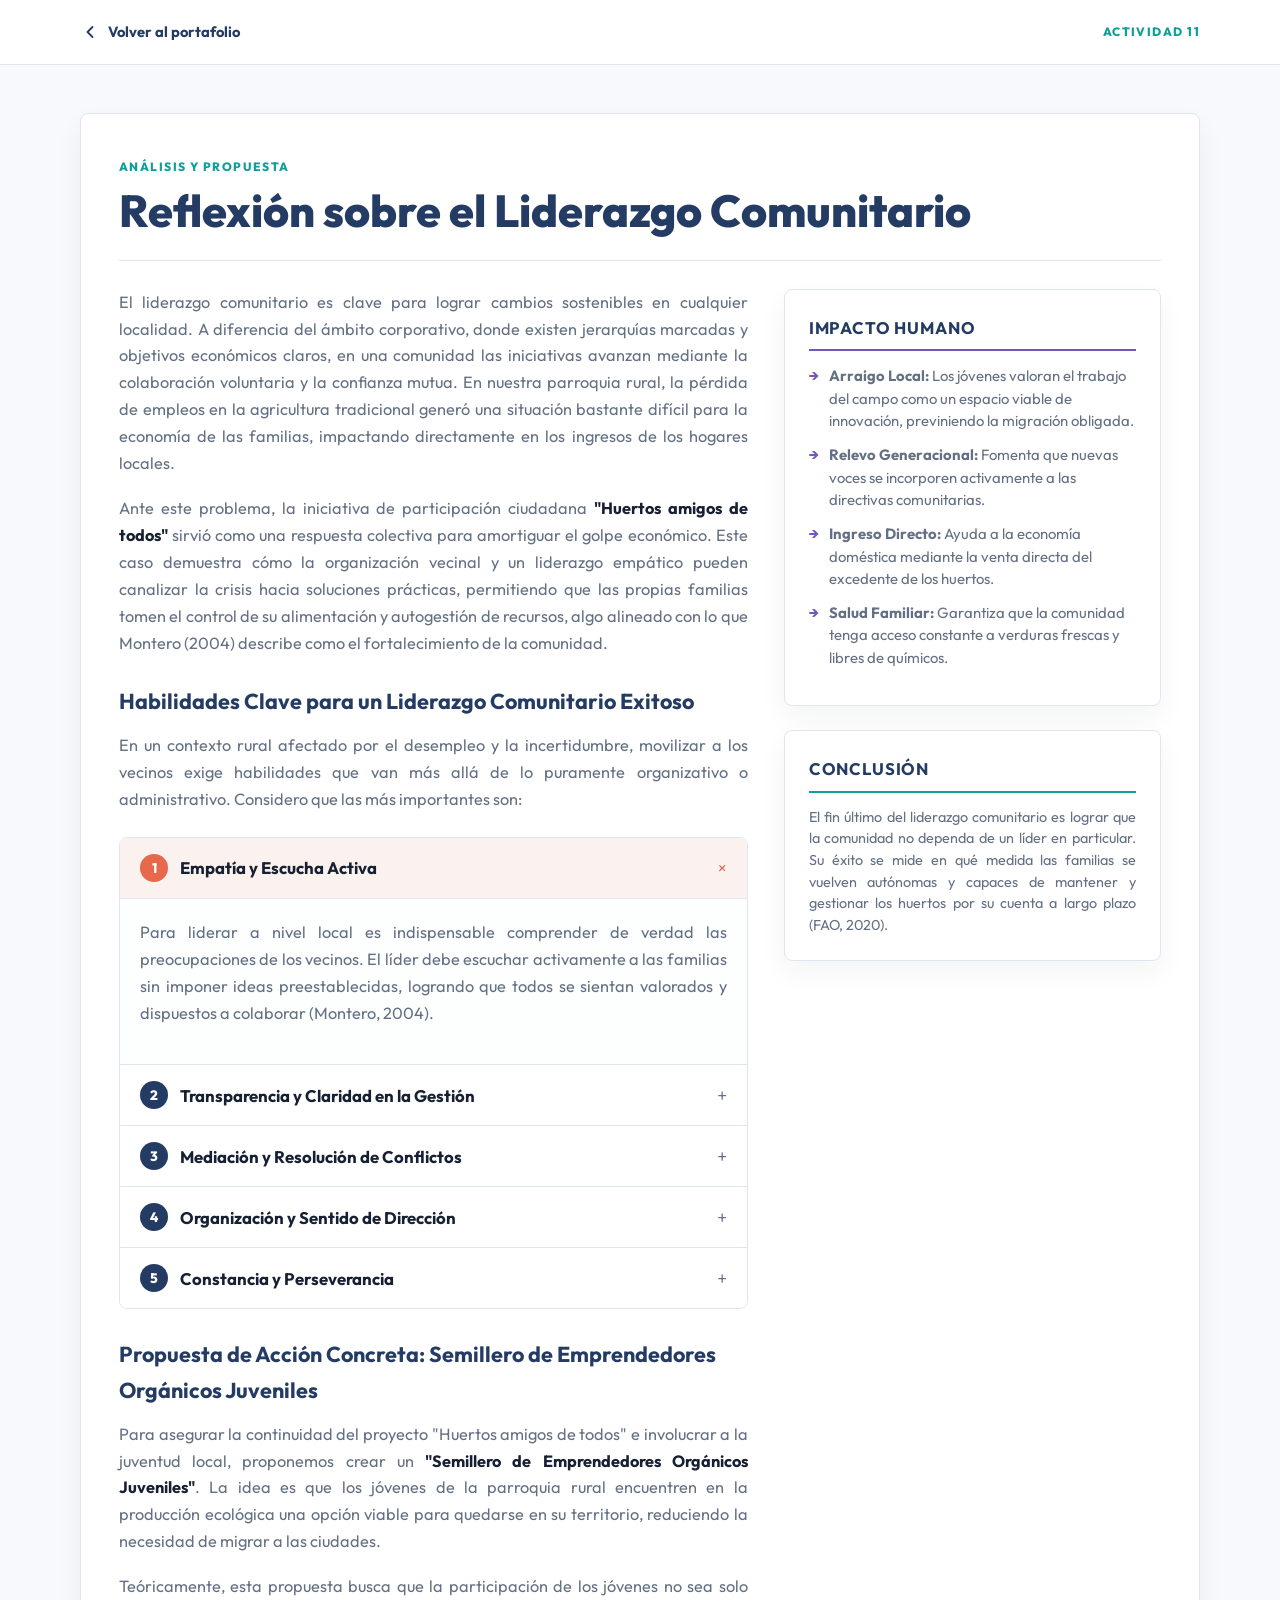
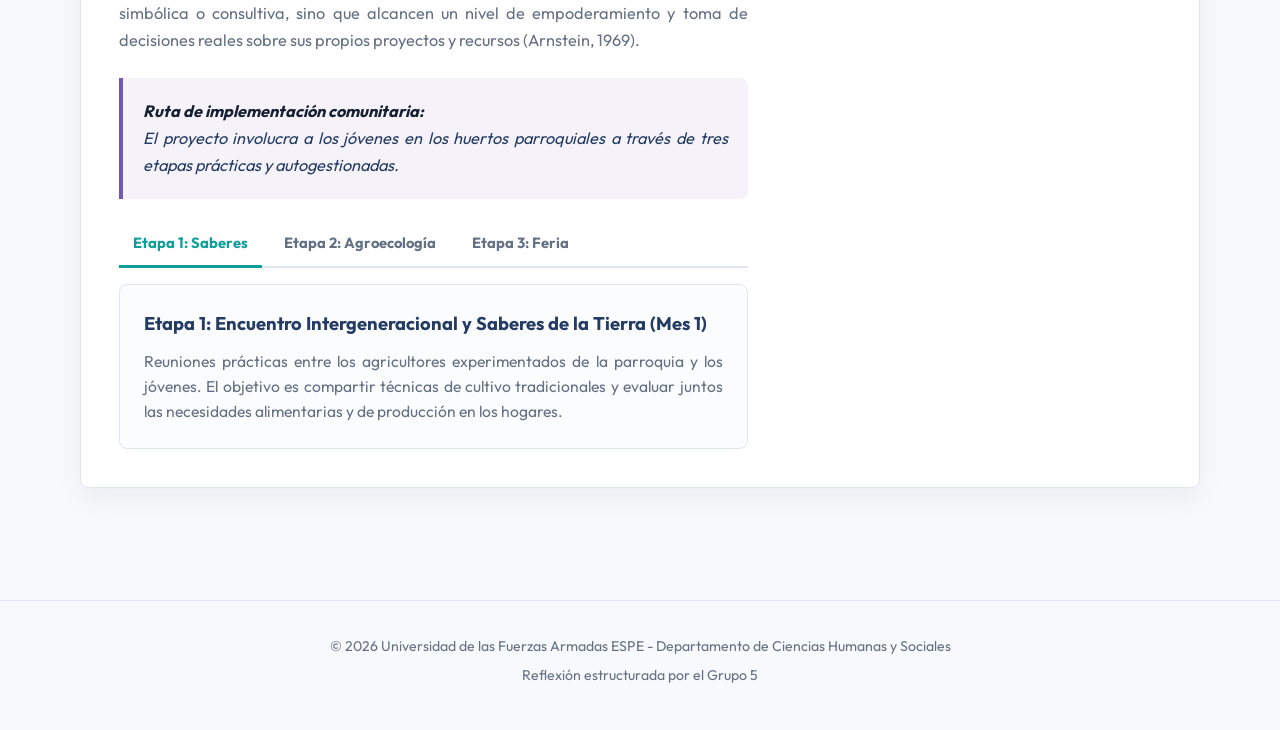
<file: Deber anterior/reflexion_liderazgo.html>
<!DOCTYPE html>
<html lang="es">
<head>
    <meta charset="UTF-8">
    <meta name="viewport" content="width=device-width, initial-scale=1.0">
    <title>Reflexión sobre Liderazgo Comunitario</title>
    <link rel="preconnect" href="https://fonts.googleapis.com">
    <link rel="preconnect" href="https://fonts.gstatic.com" crossorigin>
    <link href="https://fonts.googleapis.com/css2?family=Outfit:wght@300;400;500;600;700;800&display=swap" rel="stylesheet">
    <link rel="stylesheet" href="styles.css">
</head>
<body>
    <nav class="topbar" aria-label="Navegación principal">
        <div class="topbar-inner">
            <a href="index.html" class="btn-back">
                <svg viewBox="0 0 24 24" fill="none" aria-hidden="true">
                    <path d="M15 18l-6-6 6-6" stroke="currentColor" stroke-width="2.2" stroke-linecap="round" stroke-linejoin="round"/>
                </svg>
                Volver al portafolio
            </a>
            <span class="section-kicker">Actividad 11</span>
        </div>
    </nav>

    <main class="page-shell detail-section">
        <div class="detail-card">
            <div class="detail-header">
                <span class="section-kicker">Análisis y Propuesta</span>
                <h1>Reflexión sobre el Liderazgo Comunitario</h1>
            </div>

            <div class="detail-layout">
                <div class="rich-content">
                    <p>
                        El liderazgo comunitario es clave para lograr cambios sostenibles en cualquier localidad. A diferencia del ámbito corporativo, donde existen jerarquías marcadas y objetivos económicos claros, en una comunidad las iniciativas avanzan mediante la colaboración voluntaria y la confianza mutua. En nuestra parroquia rural, la pérdida de empleos en la agricultura tradicional generó una situación bastante difícil para la economía de las familias, impactando directamente en los ingresos de los hogares locales. 
                    </p>
                    <p>
                        Ante este problema, la iniciativa de participación ciudadana <strong>"Huertos amigos de todos"</strong> sirvió como una respuesta colectiva para amortiguar el golpe económico. Este caso demuestra cómo la organización vecinal y un liderazgo empático pueden canalizar la crisis hacia soluciones prácticas, permitiendo que las propias familias tomen el control de su alimentación y autogestión de recursos, algo alineado con lo que Montero (2004) describe como el fortalecimiento de la comunidad.
                    </p>

                    <h3>Habilidades Clave para un Liderazgo Comunitario Exitoso</h3>
                    <p>
                        En un contexto rural afectado por el desempleo y la incertidumbre, movilizar a los vecinos exige habilidades que van más allá de lo puramente organizativo o administrativo. Considero que las más importantes son:
                    </p>

                    <div class="interactive-ladder">
                        <div class="ladder-step active-step">
                            <button class="ladder-header" aria-expanded="true">
                                <span class="ladder-title">
                                    <span class="ladder-num">1</span>
                                    <strong>Empatía y Escucha Activa</strong>
                                </span>
                                <span class="ladder-icon">+</span>
                            </button>
                            <div class="ladder-body">
                                <p>Para liderar a nivel local es indispensable comprender de verdad las preocupaciones de los vecinos. El líder debe escuchar activamente a las familias sin imponer ideas preestablecidas, logrando que todos se sientan valorados y dispuestos a colaborar (Montero, 2004).</p>
                            </div>
                        </div>

                        <div class="ladder-step">
                            <button class="ladder-header" aria-expanded="false">
                                <span class="ladder-title">
                                    <span class="ladder-num">2</span>
                                    <strong>Transparencia y Claridad en la Gestión</strong>
                                </span>
                                <span class="ladder-icon">+</span>
                            </button>
                            <div class="ladder-body">
                                <p>En proyectos colectivos como el de los huertos, la desconfianza puede disolver el grupo rápidamente. El líder debe mantener informados a todos sobre el manejo de semillas, herramientas o la repartición de las cosechas, evitando rumores y malentendidos (FAO, 2020).</p>
                            </div>
                        </div>

                        <div class="ladder-step">
                            <button class="ladder-header" aria-expanded="false">
                                <span class="ladder-title">
                                    <span class="ladder-num">3</span>
                                    <strong>Mediación y Resolución de Conflictos</strong>
                                </span>
                                <span class="ladder-icon">+</span>
                            </button>
                            <div class="ladder-body">
                                <p>En cualquier grupo humano surgen desacuerdos (por ejemplo, sobre los turnos de riego o la distribución de tareas). El líder debe actuar como un mediador justo y neutral, facilitando conversaciones que prioricen el bienestar general de la comunidad.</p>
                            </div>
                        </div>

                        <div class="ladder-step">
                            <button class="ladder-header" aria-expanded="false">
                                <span class="ladder-title">
                                    <span class="ladder-num">4</span>
                                    <strong>Organización y Sentido de Dirección</strong>
                                </span>
                                <span class="ladder-icon">+</span>
                            </button>
                            <div class="ladder-body">
                                <p>Frente a una crisis, la dispersión es común. El líder debe ayudar a estructurar el trabajo diario de forma clara (quién prepara el suelo, quién hace el abono, quién gestiona las ventas) para que el esfuerzo de todos apunte a metas realizables a mediano plazo (FAO, 2020).</p>
                            </div>
                        </div>

                        <div class="ladder-step">
                            <button class="ladder-header" aria-expanded="false">
                                <span class="ladder-title">
                                    <span class="ladder-num">5</span>
                                    <strong>Constancia y Perseverancia</strong>
                                </span>
                                <span class="ladder-icon">+</span>
                            </button>
                            <div class="ladder-body">
                                <p>Los procesos comunitarios suelen ser lentos y a veces enfrentan trabas externas o desinterés temporal de los propios participantes. Mantener la constancia y la motivación es vital para que los proyectos no queden a medio camino.</p>
                            </div>
                        </div>
                    </div>

                    <h3>Propuesta de Acción Concreta: Semillero de Emprendedores Orgánicos Juveniles</h3>
                    <p>
                        Para asegurar la continuidad del proyecto "Huertos amigos de todos" e involucrar a la juventud local, proponemos crear un <strong>"Semillero de Emprendedores Orgánicos Juveniles"</strong>. La idea es que los jóvenes de la parroquia rural encuentren en la producción ecológica una opción viable para quedarse en su territorio, reduciendo la necesidad de migrar a las ciudades.
                    </p>
                    <p>
                        Teóricamente, esta propuesta busca que la participación de los jóvenes no sea solo simbólica o consultiva, sino que alcancen un nivel de empoderamiento y toma de decisiones reales sobre sus propios proyectos y recursos (Arnstein, 1969).
                    </p>
                    
                    <div class="highlight-block theme-reflection">
                        <p>
                            <strong>Ruta de implementación comunitaria:</strong>
                            <br>El proyecto involucra a los jóvenes en los huertos parroquiales a través de tres etapas prácticas y autogestionadas.
                        </p>
                    </div>

                    <div class="stage-tabs">
                        <button class="tab-btn active-tab" data-tab="etapa1">Etapa 1: Saberes</button>
                        <button class="tab-btn" data-tab="etapa2">Etapa 2: Agroecología</button>
                        <button class="tab-btn" data-tab="etapa3">Etapa 3: Feria</button>
                    </div>

                    <div id="etapa1" class="tab-content active-content">
                        <h4>Etapa 1: Encuentro Intergeneracional y Saberes de la Tierra (Mes 1)</h4>
                        <p>Reuniones prácticas entre los agricultores experimentados de la parroquia y los jóvenes. El objetivo es compartir técnicas de cultivo tradicionales y evaluar juntos las necesidades alimentarias y de producción en los hogares.</p>
                    </div>

                    <div id="etapa2" class="tab-content">
                        <h4>Etapa 2: Agroecología y Liderazgo Digital (Mes 2)</h4>
                        <p>Capacitaciones sencillas sobre abonos orgánicos, optimización del riego y el uso de redes sociales para promover los productos locales entre los vecinos del cantón.</p>
                    </div>

                    <div id="etapa3" class="tab-content">
                        <h4>Etapa 3: "De la Parcela a la Mesa" - Feria y Canastas (Mes 3)</h4>
                        <p>Los jóvenes organizan de forma autónoma una feria periódica de venta directa y preparan canastas de hortalizas para entregar a domicilio, logrando ingresos directos para las familias de los huertos.</p>
                    </div>
                </div>

                <div class="sidebar-panel">
                    <div class="side-card theme-reflection">
                        <h4>Impacto Humano</h4>
                        <ul class="side-list">
                            <li><strong>Arraigo Local:</strong> Los jóvenes valoran el trabajo del campo como un espacio viable de innovación, previniendo la migración obligada.</li>
                            <li><strong>Relevo Generacional:</strong> Fomenta que nuevas voces se incorporen activamente a las directivas comunitarias.</li>
                            <li><strong>Ingreso Directo:</strong> Ayuda a la economía doméstica mediante la venta directa del excedente de los huertos.</li>
                            <li><strong>Salud Familiar:</strong> Garantiza que la comunidad tenga acceso constante a verduras frescas y libres de químicos.</li>
                        </ul>
                    </div>

                    <div class="side-card">
                        <h4>Conclusión</h4>
                        <p style="font-size: 0.9rem; color: var(--muted); line-height: 1.5; text-align: justify;">
                            El fin último del liderazgo comunitario es lograr que la comunidad no dependa de un líder en particular. Su éxito se mide en qué medida las familias se vuelven autónomas y capaces de mantener y gestionar los huertos por su cuenta a largo plazo (FAO, 2020).
                        </p>
                    </div>
                </div>
            </div>
        </div>
    </main>

    <footer>
        <p>© 2026 Universidad de las Fuerzas Armadas ESPE - Departamento de Ciencias Humanas y Sociales</p>
        <p>Reflexión estructurada por el Grupo 5</p>
    </footer>

    <script src="script.js"></script>
</body>
</html>
</file>
<file: styles.css>
:root {
    --ink: #0f172a;
    --muted: #475569;
    --paper: #f8fafc;
    --panel: #ffffff;
    --line: #e2e8f0;
    --navy: #1e293b;
    --navy-dark: #0f172a;
    --teal: #0d9488;
    --teal-light: #f0fdfa;
    --coral: #e11d48;
    --coral-light: #fff1f2;
    --violet: #4f46e5;
    --violet-light: #e0e7ff;
    --gold: #d97706;
    --gold-light: #fef3c7;
    --shadow: 0 20px 25px -5px rgba(0, 0, 0, 0.05), 0 8px 10px -6px rgba(0, 0, 0, 0.05);
    --shadow-lg: 0 25px 50px -12px rgba(15, 23, 42, 0.15);
    --radius: 12px;
    --radius-lg: 16px;
    --font: 'Outfit', sans-serif;
}

* {
    box-sizing: border-box;
    margin: 0;
    padding: 0;
}

body {
    background: var(--paper);
    color: var(--ink);
    font-family: var(--font);
    line-height: 1.6;
    -webkit-font-smoothing: antialiased;
    overflow-x: hidden;
}

/* Header & Hero */
.hero {
    min-height: 480px;
    position: relative;
    display: grid;
    align-items: end;
    padding: 64px 24px;
    overflow: hidden;
    background: 
        linear-gradient(135deg, rgba(15, 23, 42, 0.95) 0%, rgba(30, 41, 59, 0.8) 100%),
        url("data:image/svg+xml,%3Csvg width='60' height='60' viewBox='0 0 60 60' xmlns='http://www.w3.org/2000/svg'%3E%3Cpath d='M54 48c-2 0-3 1-4 2v4c0 1-1 2-2 2H4c-1 0-2-1-2-2V4c0-1 1-2 2-2h44c1 0 2 1 2 2v4c1 1 2 2 4 2h4c1 0 2 1 2 2v34c0 1-1 2-2 2h-4zM30 20c-5.5 0-10 4.5-10 10s4.5 10 10 10 10-4.5 10-10-4.5-10-10-10z' fill='%2523334155' fill-opacity='0.15' fill-rule='evenodd'/%3E%3C/svg%3E");
    color: #fff;
    border-bottom: 1px solid var(--line);
}

.hero-overlay {
    position: absolute;
    inset: auto 0 0;
    height: 45%;
    background: linear-gradient(180deg, transparent, var(--paper));
    pointer-events: none;
}

.hero-content {
    position: relative;
    z-index: 1;
    width: min(1200px, 100%);
    margin: 0 auto;
}

.badge,
.section-kicker {
    display: inline-flex;
    align-items: center;
    color: var(--teal);
    font-size: 0.75rem;
    font-weight: 800;
    letter-spacing: 0.12em;
    text-transform: uppercase;
}

.badge {
    color: #99f6e4;
    background: rgba(13, 148, 136, 0.2);
    padding: 6px 14px;
    border-radius: 9999px;
    margin-bottom: 16px;
    backdrop-filter: blur(4px);
    border: 1px solid rgba(153, 246, 228, 0.15);
}

.main-title {
    max-width: 900px;
    font-size: clamp(2.4rem, 5.5vw, 4.2rem);
    font-weight: 800;
    line-height: 1.05;
    letter-spacing: -0.025em;
    background: linear-gradient(to right, #ffffff, #cbd5e1);
    -webkit-background-clip: text;
    -webkit-text-fill-color: transparent;
}

.subtitle {
    max-width: 720px;
    margin-top: 18px;
    color: #94a3b8;
    font-size: clamp(1.1rem, 2.2vw, 1.4rem);
    font-weight: 400;
    line-height: 1.4;
}

/* Metadata Badge Panel */
.project-meta {
    width: min(1120px, 100%);
    margin-top: 36px;
    display: grid;
    grid-template-columns: 140px 160px minmax(0, 1fr);
    border: 1px solid rgba(255, 255, 255, 0.15);
    background: rgba(30, 41, 59, 0.4);
    backdrop-filter: blur(16px);
    border-radius: var(--radius-lg);
    overflow: hidden;
}

.meta-item {
    padding: 20px 24px;
    border-right: 1px solid rgba(255, 255, 255, 0.1);
}

.meta-item:last-child {
    border-right: 0;
}

.meta-label {
    display: block;
    margin-bottom: 6px;
    color: #94a3b8;
    font-size: 0.72rem;
    font-weight: 700;
    letter-spacing: 0.1em;
    text-transform: uppercase;
}

.meta-item strong {
    font-size: 1rem;
    font-weight: 600;
    color: #f1f5f9;
}

.meta-members {
    background: rgba(255, 255, 255, 0.03);
}

.meta-members strong {
    display: flex;
    flex-wrap: wrap;
    column-gap: 24px;
    row-gap: 8px;
    font-size: 0.95rem;
    line-height: 1.4;
}

.meta-members span {
    display: inline-flex;
    align-items: center;
    gap: 8px;
}

.meta-members span::before {
    content: "";
    width: 6px;
    height: 6px;
    border-radius: 50%;
    background-color: var(--teal);
    display: inline-block;
}

.meta-members em {
    color: #2dd4bf;
    font-style: normal;
    font-weight: 700;
    font-size: 0.8rem;
    background: rgba(45, 212, 191, 0.1);
    padding: 2px 6px;
    border-radius: 4px;
    margin-left: 4px;
}

/* Navigation Top Bar */
.topbar {
    border-bottom: 1px solid var(--line);
    background: rgba(255, 255, 255, 0.85);
    backdrop-filter: blur(16px);
    position: sticky;
    top: 0;
    z-index: 100;
    transition: background 0.3s ease;
}

.topbar-inner {
    width: min(1200px, calc(100% - 48px));
    margin: 0 auto;
    min-height: 72px;
    display: flex;
    align-items: center;
    justify-content: space-between;
    gap: 20px;
}

.btn-back {
    display: inline-flex;
    align-items: center;
    gap: 8px;
    color: var(--navy-dark);
    font-weight: 700;
    text-decoration: none;
    font-size: 0.95rem;
    transition: color 0.2s ease, transform 0.2s ease;
}

.btn-back:hover {
    color: var(--teal);
    transform: translateX(-2px);
}

.btn-back svg {
    width: 20px;
    height: 20px;
    transition: transform 0.2s ease;
}

.btn-back:hover svg {
    transform: translateX(-4px);
}

/* Sections Structure */
main {
    position: relative;
    z-index: 2;
    padding-bottom: 64px;
}

.intro-section,
.gallery-section,
.bib-section,
.detail-section {
    width: min(1200px, calc(100% - 48px));
    margin: 0 auto;
}

.intro-section {
    display: grid;
    grid-template-columns: minmax(0, 1fr) minmax(0, 1.2fr);
    gap: 48px;
    padding: 64px 0 48px;
    align-items: center;
}

.intro-copy h2,
.section-heading h2,
.bib-card h2,
.detail-card h2 {
    margin-top: 8px;
    color: var(--navy-dark);
    font-size: clamp(1.8rem, 3.5vw, 2.5rem);
    line-height: 1.15;
    font-weight: 800;
    letter-spacing: -0.02em;
}

.intro-copy p {
    margin-top: 20px;
    color: var(--muted);
    font-size: 1.1rem;
    line-height: 1.7;
    text-align: justify;
}

/* Insight Strip */
.insight-strip {
    display: grid;
    grid-template-columns: repeat(3, 1fr);
    gap: 20px;
}

.insight-strip article {
    min-height: 200px;
    padding: 28px;
    background: var(--panel);
    border-radius: var(--radius);
    border: 1px solid var(--line);
    box-shadow: var(--shadow);
    transition: transform 0.3s ease, box-shadow 0.3s ease;
    display: flex;
    flex-direction: column;
}

.insight-strip article:hover {
    transform: translateY(-4px);
    box-shadow: var(--shadow-lg);
}

.insight-strip span {
    color: var(--teal);
    font-weight: 800;
    font-size: 0.85rem;
    letter-spacing: 0.1em;
    text-transform: uppercase;
}

.insight-strip strong {
    display: block;
    margin-top: 16px;
    font-size: 1.25rem;
    font-weight: 700;
    color: var(--navy-dark);
}

.insight-strip p {
    margin-top: 10px;
    color: var(--muted);
    font-size: 0.95rem;
    line-height: 1.5;
}

/* Cards Grid */
.gallery-section {
    padding: 56px 0;
}

.section-heading {
    margin-bottom: 36px;
}

.cards-grid {
    display: grid;
    grid-template-columns: repeat(3, minmax(0, 1fr));
    gap: 32px;
}

.card {
    display: flex;
    flex-direction: column;
    overflow: hidden;
    border: 1px solid var(--line);
    border-radius: var(--radius-lg);
    background: var(--panel);
    box-shadow: var(--shadow);
    transition: transform 0.3s cubic-bezier(0.16, 1, 0.3, 1), box-shadow 0.3s ease;
}

.card:hover {
    transform: translateY(-8px);
    box-shadow: var(--shadow-lg);
}

.card-image-container {
    position: relative;
    width: 100%;
    aspect-ratio: 16 / 10;
    overflow: hidden;
    background: #0f172a;
    display: grid;
    place-items: center;
}

.card-image-container svg {
    width: 45%;
    height: auto;
    color: rgba(255, 255, 255, 0.15);
    transition: transform 0.4s ease, color 0.3s ease;
}

.card:hover .card-image-container svg {
    transform: scale(1.1);
    color: rgba(255, 255, 255, 0.25);
}

.card-content {
    display: flex;
    flex: 1;
    flex-direction: column;
    padding: 28px;
    border-top: 6px solid var(--navy);
    position: relative;
}

.theme-liderazgo .card-content { border-color: var(--teal); }
.theme-proceso .card-content { border-color: var(--violet); }
.theme-cambio .card-content { border-color: var(--gold); }

.card-category {
    color: var(--muted);
    font-size: 0.75rem;
    font-weight: 800;
    letter-spacing: 0.1em;
    text-transform: uppercase;
}

.card h3 {
    margin-top: 12px;
    color: var(--navy-dark);
    font-size: 1.35rem;
    font-weight: 700;
    line-height: 1.3;
}

.card p {
    margin: 14px 0 24px;
    color: var(--muted);
    font-size: 0.98rem;
    line-height: 1.5;
}

.btn-primary {
    display: inline-flex;
    align-items: center;
    justify-content: center;
    gap: 8px;
    min-height: 48px;
    margin-top: auto;
    padding: 12px 24px;
    border: 0;
    border-radius: 8px;
    background: var(--navy);
    color: #fff;
    font-family: inherit;
    font-size: 0.9rem;
    font-weight: 700;
    text-decoration: none;
    transition: background 0.2s ease, transform 0.2s ease, box-shadow 0.2s ease;
    box-shadow: 0 4px 6px -1px rgba(30, 41, 59, 0.1);
}

.btn-primary:hover {
    background: var(--navy-dark);
    transform: translateY(-1px);
    box-shadow: 0 10px 15px -3px rgba(30, 41, 59, 0.2);
}

.theme-liderazgo .btn-primary { background: var(--teal); }
.theme-liderazgo .btn-primary:hover { background: #0f766e; }

.theme-proceso .btn-primary { background: var(--violet); }
.theme-proceso .btn-primary:hover { background: #3730a3; }

.theme-cambio .btn-primary { background: var(--gold); }
.theme-cambio .btn-primary:hover { background: #b45309; }

/* Bibliography Section */
.bib-section {
    padding: 48px 0;
}

.bib-card {
    border: 1px solid var(--line);
    border-radius: var(--radius-lg);
    background: var(--panel);
    padding: 40px;
    box-shadow: var(--shadow);
}

.bib-list {
    margin-top: 24px;
    list-style: none;
}

.bib-list li {
    padding-left: 28px;
    text-indent: -28px;
    color: var(--muted);
    font-size: 1rem;
    line-height: 1.65;
}

.bib-list li + li {
    margin-top: 16px;
}

/* Subpage Immersive Layout */
.map-page-container {
    max-width: 1400px;
    margin: 0 auto;
    padding: 24px;
}

/* Mentefacto Select Tab Bar */
.mentefacto-selector {
    display: flex;
    justify-content: center;
    gap: 16px;
    margin-bottom: 40px;
    background: #f1f5f9;
    padding: 8px;
    border-radius: var(--radius-lg);
    border: 1px solid var(--line);
}

.selector-btn {
    border: 0;
    background: none;
    font-family: inherit;
    font-size: 1rem;
    font-weight: 700;
    color: var(--muted);
    padding: 12px 24px;
    cursor: pointer;
    border-radius: var(--radius);
    transition: all 0.3s cubic-bezier(0.16, 1, 0.3, 1);
    display: flex;
    align-items: center;
    gap: 10px;
}

.selector-btn:hover {
    color: var(--navy-dark);
    background: rgba(255, 255, 255, 0.5);
}

.selector-btn.active-tab {
    background: var(--panel);
    color: var(--navy-dark);
    box-shadow: 0 4px 12px rgba(15, 23, 42, 0.08);
}

.selector-btn.active-tab[data-theme="liderazgo"] { color: var(--teal); }
.selector-btn.active-tab[data-theme="proceso"] { color: var(--violet); }
.selector-btn.active-tab[data-theme="cambio"] { color: var(--gold); }

/* Interactive Map Dashboard Area */
.map-dashboard {
    position: relative;
    min-height: 720px;
    background: var(--panel);
    border: 1px solid var(--line);
    border-radius: var(--radius-lg);
    box-shadow: var(--shadow-lg);
    overflow: hidden;
    padding: 48px;
    display: flex;
    flex-direction: column;
}

/* SVG Connection Lines Overlay */
.svg-connectors {
    position: absolute;
    inset: 0;
    width: 100%;
    height: 100%;
    pointer-events: none;
    z-index: 1;
}

.connection-line {
    fill: none;
    stroke: var(--line);
    stroke-width: 3;
    stroke-linecap: round;
    transition: stroke 0.3s ease, stroke-width 0.3s ease, stroke-dasharray 0.3s ease;
}

.connection-line.active-path {
    stroke-width: 4;
    stroke-dasharray: 8 4;
    animation: dashflow 1.5s linear infinite;
}

.active-liderazgo { stroke: var(--teal); }
.active-proceso { stroke: var(--violet); }
.active-cambio { stroke: var(--gold); }

@keyframes dashflow {
    to {
        stroke-dashoffset: -20;
    }
}

/* Mentefacto Conceptual Grid */
.mentefacto-grid {
    position: relative;
    z-index: 2;
    display: grid;
    grid-template-columns: 1fr 1.2fr 1fr;
    grid-template-areas:
        "supra supra supra"
        "iso central exclusiones"
        "infra infra infra"
        "nota nota nota";
    gap: 40px;
    align-items: center;
    justify-items: center;
    width: 100%;
    margin: auto 0;
}

/* Interactive Map Nodes */
.map-node {
    background: var(--panel);
    border: 2px solid var(--line);
    border-radius: var(--radius);
    padding: 24px;
    width: 100%;
    max-width: 380px;
    cursor: pointer;
    box-shadow: var(--shadow);
    transition: all 0.3s cubic-bezier(0.16, 1, 0.3, 1);
    position: relative;
}

.map-node:hover {
    transform: translateY(-4px) scale(1.02);
    box-shadow: 0 20px 25px -5px rgba(0, 0, 0, 0.1);
}

.node-kicker {
    display: block;
    font-size: 0.72rem;
    font-weight: 800;
    letter-spacing: 0.08em;
    text-transform: uppercase;
    margin-bottom: 8px;
    color: var(--muted);
}

.map-node h4 {
    font-size: 1.15rem;
    color: var(--navy-dark);
    font-weight: 700;
    margin-bottom: 8px;
}

.map-node p {
    font-size: 0.9rem;
    color: var(--muted);
    line-height: 1.4;
}

.map-node ul {
    list-style: none;
    margin-top: 10px;
}

.map-node li {
    font-size: 0.88rem;
    color: var(--muted);
    padding-left: 18px;
    position: relative;
    margin-bottom: 6px;
    line-height: 1.4;
}

/* Grid Area Assignations */
.node-central {
    grid-area: central;
    max-width: 420px;
    border-width: 3px;
    padding: 28px;
    border-radius: var(--radius-lg);
    text-align: center;
    background: linear-gradient(185deg, #ffffff 0%, #f8fafc 100%);
}

.node-central h3 {
    font-size: 1.5rem;
    font-weight: 800;
    color: var(--navy-dark);
    margin-top: 6px;
    letter-spacing: -0.01em;
}

.node-supra {
    grid-area: supra;
    border-color: #cbd5e1;
}

.node-iso {
    grid-area: iso;
}

.node-exclusiones {
    grid-area: exclusiones;
    border-color: #fca5a5;
    background: #fff8f8;
}

.node-exclusiones .node-kicker {
    color: var(--coral);
}

.node-exclusiones li::before {
    content: "✕";
    position: absolute;
    left: 0;
    color: var(--coral);
    font-weight: bold;
}

.node-infra {
    grid-area: infra;
    max-width: 100%;
    width: 100%;
}

.node-nota {
    grid-area: nota;
    max-width: 100%;
    width: 100%;
    background: #fdfdfd;
    border-style: dashed;
    display: flex;
    align-items: center;
    gap: 16px;
}

.node-nota svg {
    width: 24px;
    height: 24px;
    flex-shrink: 0;
}

/* Theme Color Implementations on Nodes */
/* Liderazgo Theme Colors */
.theme-liderazgo .node-central { border-color: var(--teal); box-shadow: 0 0 20px rgba(13, 148, 216, 0.08); }
.theme-liderazgo .node-supra { border-left: 4px solid var(--teal); }
.theme-liderazgo .node-iso { border-left: 4px solid var(--teal); }
.theme-liderazgo .node-iso li::before { content: "•"; position: absolute; left: 0; color: var(--teal); font-weight: 800; font-size: 1.2rem; top: -2px; }
.theme-liderazgo .node-infra { border-top: 4px solid var(--teal); }
.theme-liderazgo .node-nota { border-left: 4px solid var(--teal); background: var(--teal-light); }
.theme-liderazgo .node-nota svg { color: var(--teal); }

/* Proceso Theme Colors */
.theme-proceso .node-central { border-color: var(--violet); box-shadow: 0 0 20px rgba(79, 70, 229, 0.08); }
.theme-proceso .node-supra { border-left: 4px solid var(--violet); }
.theme-proceso .node-iso { border-left: 4px solid var(--violet); }
.theme-proceso .node-infra { border-top: 4px solid var(--violet); }
.theme-proceso .node-nota { border-left: 4px solid var(--violet); background: var(--violet-light); }
.theme-proceso .node-nota svg { color: var(--violet); }

/* Cambio Theme Colors */
.theme-cambio .node-central { border-color: var(--gold); box-shadow: 0 0 20px rgba(217, 119, 6, 0.08); }
.theme-cambio .node-supra { border-left: 4px solid var(--gold); }
.theme-cambio .node-iso { border-left: 4px solid var(--gold); }
.theme-cambio .node-infra { border-top: 4px solid var(--gold); }
.theme-cambio .node-nota { border-left: 4px solid var(--gold); background: var(--gold-light); }
.theme-cambio .node-nota svg { color: var(--gold); }

/* Inner Sub-elements styling (for Infraordinados) */
.infra-container-liderazgo {
    display: grid;
    grid-template-columns: repeat(7, 1fr);
    gap: 12px;
    width: 100%;
}

.infra-item {
    background: #f8fafc;
    border: 1px solid var(--line);
    border-radius: var(--radius);
    padding: 16px;
    text-align: center;
    transition: all 0.2s ease;
    cursor: pointer;
    display: flex;
    flex-direction: column;
    align-items: center;
    gap: 8px;
}

.infra-item:hover {
    background: #fff;
    transform: translateY(-3px);
    box-shadow: var(--shadow);
    border-color: var(--teal);
}

.infra-item svg {
    width: 24px;
    height: 24px;
    color: var(--muted);
    transition: color 0.2s ease;
}

.infra-item:hover svg {
    color: var(--teal);
}

.infra-item span {
    font-size: 0.85rem;
    font-weight: 700;
    color: var(--navy-dark);
}

/* Isoordinados Horizontal Grid (for Proceso functions) */
.functions-grid {
    display: grid;
    grid-template-columns: repeat(2, 1fr);
    gap: 12px;
    width: 100%;
}

.function-card {
    background: #f8fafc;
    border: 1px solid var(--line);
    border-radius: var(--radius);
    padding: 16px;
    text-align: center;
    cursor: pointer;
    transition: all 0.2s ease;
}

.function-card:hover {
    background: #fff;
    transform: translateY(-3px);
    box-shadow: var(--shadow);
    border-color: var(--violet);
}

.function-card svg {
    width: 24px;
    height: 24px;
    margin-bottom: 8px;
    color: var(--muted);
}

.function-card:hover svg {
    color: var(--violet);
}

.function-card strong {
    display: block;
    font-size: 0.85rem;
    color: var(--navy-dark);
}

.function-card span {
    display: block;
    font-size: 0.7rem;
    color: var(--muted);
    margin-top: 2px;
}

/* Process Roadmap Flow (for Proceso Elements) */
.roadmap-flow {
    display: grid;
    grid-template-columns: 1fr auto 1fr auto 1fr;
    gap: 16px;
    align-items: center;
    width: 100%;
}

.roadmap-step {
    background: #f8fafc;
    border: 1px solid var(--line);
    border-radius: var(--radius);
    padding: 20px;
    cursor: pointer;
    transition: all 0.2s ease;
    border-top: 4px solid var(--line);
}

.roadmap-step:hover {
    background: #fff;
    transform: translateY(-3px);
    box-shadow: var(--shadow);
}

.step-planeacion:hover { border-top-color: #0284c7; }
.step-ejecucion:hover { border-top-color: var(--gold); }
.step-control:hover { border-top-color: var(--teal); }

.roadmap-step h5 {
    font-size: 0.95rem;
    color: var(--navy-dark);
    margin-bottom: 10px;
    display: flex;
    align-items: center;
    gap: 8px;
}

.roadmap-step h5 svg {
    width: 18px;
    height: 18px;
}

.step-planeacion h5 svg { color: #0284c7; }
.step-ejecucion h5 svg { color: var(--gold); }
.step-control h5 svg { color: var(--teal); }

.roadmap-step li {
    font-size: 0.8rem;
    color: var(--muted);
    list-style: none;
    padding-left: 12px;
    position: relative;
    margin-bottom: 4px;
}

.roadmap-step li::before {
    content: "→";
    position: absolute;
    left: 0;
    color: #64748b;
}

.roadmap-arrow {
    font-size: 1.5rem;
    color: #cbd5e1;
    font-weight: 300;
}

/* Cambio Aspects Grid */
.aspects-grid {
    display: grid;
    grid-template-columns: repeat(2, 1fr);
    gap: 12px;
    width: 100%;
}

.aspect-card {
    background: #f8fafc;
    border: 1px solid var(--line);
    border-radius: var(--radius);
    padding: 16px;
    text-align: center;
    cursor: pointer;
    transition: all 0.2s ease;
}

.aspect-card:hover {
    background: #fff;
    transform: translateY(-3px);
    box-shadow: var(--shadow);
    border-color: var(--gold);
}

.aspect-card svg {
    width: 24px;
    height: 24px;
    margin-bottom: 8px;
    color: var(--muted);
}

.aspect-card:hover svg {
    color: var(--gold);
}

.aspect-card strong {
    display: block;
    font-size: 0.85rem;
    color: var(--navy-dark);
}

.aspect-card p {
    font-size: 0.72rem;
    color: var(--muted);
    line-height: 1.3;
    margin-top: 6px;
}

/* Lewin & Resistance Grid */
.cambio-infra-grid {
    display: grid;
    grid-template-columns: 1.2fr 1fr;
    gap: 24px;
    width: 100%;
}

.lewin-model {
    border: 1px solid var(--line);
    border-radius: var(--radius);
    padding: 20px;
    background: #fdfdfd;
}

.lewin-model h5 {
    font-size: 1rem;
    color: var(--navy-dark);
    margin-bottom: 16px;
    border-bottom: 2px solid var(--violet);
    padding-bottom: 6px;
    text-transform: uppercase;
    letter-spacing: 0.05em;
}

.lewin-steps {
    display: grid;
    grid-template-columns: repeat(3, 1fr);
    gap: 12px;
}

.lewin-step {
    background: #fff;
    border: 1px solid var(--line);
    border-radius: var(--radius);
    padding: 14px;
    text-align: center;
    cursor: pointer;
    transition: all 0.2s ease;
    border-top: 4px solid var(--line);
}

.lewin-step:hover {
    transform: translateY(-3px);
    box-shadow: var(--shadow);
    border-top-color: var(--violet);
}

.lewin-step svg {
    width: 24px;
    height: 24px;
    margin-bottom: 8px;
    color: var(--muted);
}

.lewin-step:hover svg {
    color: var(--violet);
}

.lewin-step strong {
    display: block;
    font-size: 0.8rem;
    color: var(--navy-dark);
    text-transform: uppercase;
}

.lewin-step span {
    display: block;
    font-size: 0.7rem;
    color: var(--muted);
    margin-top: 4px;
    line-height: 1.3;
}

.resistance-reduction {
    border: 1px solid var(--line);
    border-radius: var(--radius);
    padding: 20px;
    background: #fdfdfd;
}

.resistance-reduction h5 {
    font-size: 1rem;
    color: var(--navy-dark);
    margin-bottom: 16px;
    border-bottom: 2px solid var(--gold);
    padding-bottom: 6px;
    text-transform: uppercase;
    letter-spacing: 0.05em;
}

.resistance-list {
    display: flex;
    flex-direction: column;
    gap: 8px;
}

.resistance-item {
    background: #fff;
    border: 1px solid var(--line);
    border-radius: 6px;
    padding: 10px 14px;
    font-size: 0.8rem;
    font-weight: 700;
    color: var(--navy-dark);
    cursor: pointer;
    transition: all 0.2s ease;
    display: flex;
    align-items: center;
    gap: 10px;
}

.resistance-item:hover {
    background: #fff;
    border-color: var(--gold);
    transform: translateX(4px);
    box-shadow: 0 4px 6px -1px rgba(217, 119, 6, 0.08);
}

.resistance-item svg {
    width: 16px;
    height: 16px;
    color: var(--gold);
    flex-shrink: 0;
}

/* Sliding Info Drawer */
.info-drawer {
    position: fixed;
    top: 0;
    right: 0;
    width: 440px;
    height: 100vh;
    background: rgba(255, 255, 255, 0.95);
    backdrop-filter: blur(20px);
    border-left: 1px solid var(--line);
    box-shadow: -10px 0 30px rgba(15, 23, 42, 0.08);
    z-index: 1000;
    padding: 40px;
    overflow-y: auto;
    transform: translateX(100%);
    transition: transform 0.4s cubic-bezier(0.16, 1, 0.3, 1);
    display: flex;
    flex-direction: column;
}

.info-drawer.open {
    transform: translateX(0);
}

.drawer-close {
    position: absolute;
    top: 24px;
    left: 24px;
    border: 0;
    background: none;
    cursor: pointer;
    color: var(--muted);
    transition: color 0.2s ease, transform 0.2s ease;
    display: grid;
    place-items: center;
    width: 36px;
    height: 36px;
    border-radius: 50%;
    background: #f1f5f9;
}

.drawer-close:hover {
    color: var(--navy-dark);
    background: #e2e8f0;
    transform: rotate(90deg);
}

.drawer-close svg {
    width: 20px;
    height: 20px;
}

.drawer-content {
    margin-top: 36px;
    display: flex;
    flex-direction: column;
    gap: 20px;
    height: 100%;
}

.drawer-tag {
    align-self: flex-start;
    font-size: 0.72rem;
    font-weight: 800;
    letter-spacing: 0.1em;
    text-transform: uppercase;
    padding: 4px 10px;
    border-radius: 4px;
}

.drawer-tag-liderazgo { background: var(--teal-light); color: var(--teal); }
.drawer-tag-proceso { background: var(--violet-light); color: var(--violet); }
.drawer-tag-cambio { background: var(--gold-light); color: var(--gold); }

.drawer-content h3 {
    font-size: 1.6rem;
    color: var(--navy-dark);
    font-weight: 800;
    line-height: 1.25;
}

.drawer-text {
    color: var(--muted);
    font-size: 1rem;
    line-height: 1.65;
    text-align: justify;
}

.drawer-meta-section {
    margin-top: auto;
    border-top: 1px solid var(--line);
    padding-top: 24px;
}

.drawer-meta-section h5 {
    font-size: 0.8rem;
    text-transform: uppercase;
    letter-spacing: 0.05em;
    color: var(--navy-dark);
    margin-bottom: 8px;
}

.drawer-meta-section p {
    font-size: 0.88rem;
    color: var(--muted);
    line-height: 1.5;
}

.drawer-overlay {
    position: fixed;
    inset: 0;
    background: rgba(15, 23, 42, 0.2);
    backdrop-filter: blur(4px);
    z-index: 999;
    opacity: 0;
    pointer-events: none;
    transition: opacity 0.3s ease;
}

.drawer-overlay.open {
    opacity: 1;
    pointer-events: auto;
}

/* Footer styling */
footer {
    border-top: 1px solid var(--line);
    color: var(--muted);
    text-align: center;
    padding: 40px 24px;
    background: var(--panel);
}

footer p + p {
    margin-top: 6px;
    font-size: 0.82rem;
}

/* Transition between Mentefactos */
.mentefacto-container {
    opacity: 0;
    transform: translateY(20px);
    transition: opacity 0.4s cubic-bezier(0.16, 1, 0.3, 1), transform 0.4s cubic-bezier(0.16, 1, 0.3, 1);
    display: none;
    width: 100%;
}

.mentefacto-container.active-container {
    display: block;
    opacity: 1;
    transform: translateY(0);
}

/* Responsiveness */
@media (max-width: 1200px) {
    .mentefacto-grid {
        grid-template-columns: 1fr;
        grid-template-areas:
            "supra"
            "central"
            "iso"
            "infra"
            "exclusiones"
            "nota";
        gap: 32px;
    }
    
    .map-node {
        max-width: 100%;
    }
    
    .svg-connectors {
        display: none; /* Hide SVG lines on layout collapse to avoid misalignment */
    }
    
    .infra-container-liderazgo {
        grid-template-columns: repeat(4, 1fr);
    }
    
    .functions-grid, .aspects-grid {
        grid-template-columns: repeat(3, 1fr);
    }
    
    .roadmap-flow {
        grid-template-columns: 1fr;
    }
    
    .roadmap-arrow {
        text-align: center;
        transform: rotate(90deg);
        margin: 4px 0;
    }
    
    .cambio-infra-grid {
        grid-template-columns: 1fr;
    }
}

@media (max-width: 980px) {
    .hero {
        min-height: auto;
        padding-top: 96px;
    }
    
    .project-meta {
        grid-template-columns: 1fr;
    }
    
    .intro-section {
        grid-template-columns: 1fr;
        gap: 24px;
    }
    
    .cards-grid {
        grid-template-columns: 1fr;
    }
    
    .insight-strip {
        grid-template-columns: 1fr;
    }
    
    .meta-item {
        border-right: 0;
        border-bottom: 1px solid rgba(255, 255, 255, 0.1);
    }
    
    .info-drawer {
        width: 100%;
    }
}

@media (max-width: 640px) {
    .hero {
        padding: 64px 20px;
    }
    
    .infra-container-liderazgo {
        grid-template-columns: repeat(2, 1fr);
    }
    
    .functions-grid, .aspects-grid {
        grid-template-columns: repeat(2, 1fr);
    }
    
    .lewin-steps {
        grid-template-columns: 1fr;
    }
}
</file>
<file: Deber anterior/styles.css>
:root {
    --ink: #172033;
    --muted: #647083;
    --paper: #f7f9fc;
    --panel: #ffffff;
    --line: #dfe6ef;
    --navy: #243b63;
    --teal: #0f9f9a;
    --coral: #e7684a;
    --violet: #7157b8;
    --gold: #d99a25;
    --shadow: 0 18px 45px rgba(26, 40, 68, 0.12);
    --radius: 8px;
}

* {
    box-sizing: border-box;
    margin: 0;
    padding: 0;
}

body {
    background: var(--paper);
    color: var(--ink);
    font-family: 'Outfit', sans-serif;
    line-height: 1.65;
    -webkit-font-smoothing: antialiased;
}

/* Header & Hero */
.hero {
    min-height: 540px;
    position: relative;
    display: grid;
    align-items: end;
    padding: 56px 24px;
    overflow: hidden;
    background:
        linear-gradient(90deg, rgba(14, 24, 40, 0.85), rgba(14, 24, 40, 0.6)),
        url("assets/analisis_caso.png") center / cover no-repeat;
    color: #fff;
    border-bottom: 1px solid var(--line);
}

.hero-overlay {
    position: absolute;
    inset: auto 0 0;
    height: 38%;
    background: linear-gradient(180deg, transparent, rgba(247, 249, 252, 0.96));
    pointer-events: none;
}

.hero-content {
    position: relative;
    z-index: 1;
    width: min(1120px, 100%);
    margin: 0 auto;
}

.badge,
.section-kicker {
    display: inline-flex;
    align-items: center;
    color: var(--teal);
    font-size: 0.75rem;
    font-weight: 800;
    letter-spacing: 0.12em;
    text-transform: uppercase;
}

.badge {
    color: #9ce5dd;
    margin-bottom: 14px;
}

.main-title {
    max-width: 800px;
    font-size: clamp(2.4rem, 6.5vw, 4.8rem);
    font-weight: 800;
    line-height: 1.02;
    letter-spacing: -0.01em;
}

.subtitle {
    max-width: 680px;
    margin-top: 18px;
    color: rgba(255, 255, 255, 0.88);
    font-size: clamp(1.05rem, 2vw, 1.3rem);
    font-weight: 400;
}

/* Metadata Badge Panel */
.project-meta {
    width: min(1040px, 100%);
    margin-top: 34px;
    display: grid;
    grid-template-columns: 130px 150px minmax(0, 1fr);
    border: 1px solid rgba(255, 255, 255, 0.24);
    background: rgba(255, 255, 255, 0.12);
    backdrop-filter: blur(14px);
    border-radius: var(--radius);
    overflow: hidden;
}

.meta-item {
    padding: 18px 20px;
    border-right: 1px solid rgba(255, 255, 255, 0.18);
}

.meta-item:last-child {
    border-right: 0;
}

.meta-label {
    display: block;
    margin-bottom: 4px;
    color: rgba(255, 255, 255, 0.72);
    font-size: 0.72rem;
    font-weight: 700;
    letter-spacing: 0.1em;
    text-transform: uppercase;
}

.meta-item strong {
    font-size: 0.95rem;
    font-weight: 600;
}

.meta-members {
    background: rgba(255, 255, 255, 0.08);
}

.meta-members strong {
    display: flex;
    flex-direction: column;
    gap: 7px;
    font-size: 0.95rem;
    line-height: 1.3;
}

.meta-members span {
    display: flex;
    align-items: baseline;
    gap: 8px;
}

.meta-members span::before {
    content: "•";
    color: #9ce5dd;
    font-weight: 800;
}

.meta-members em {
    color: #9ce5dd;
    font-style: normal;
    font-weight: 800;
}

/* Structure and Layout */
main {
    position: relative;
    z-index: 2;
}

.intro-section,
.gallery-section,
.bib-section,
.detail-section {
    width: min(1120px, calc(100% - 40px));
    margin: 0 auto;
}

.intro-section {
    display: grid;
    grid-template-columns: minmax(0, 0.9fr) minmax(0, 1.1fr);
    gap: 34px;
    padding: 54px 0 36px;
}

.intro-copy h2,
.section-heading h2,
.bib-card h2,
.detail-card h2 {
    margin-top: 8px;
    color: var(--ink);
    font-size: clamp(1.8rem, 3vw, 2.5rem);
    line-height: 1.1;
    font-weight: 800;
}

.intro-copy p {
    margin-top: 18px;
    color: var(--muted);
    font-size: 1.05rem;
}

/* Insight Strip */
.insight-strip {
    display: grid;
    grid-template-columns: repeat(3, 1fr);
    gap: 1px;
    overflow: hidden;
    border: 1px solid var(--line);
    border-radius: var(--radius);
    background: var(--line);
    box-shadow: var(--shadow);
}

.insight-strip article {
    min-height: 190px;
    padding: 24px;
    background: var(--panel);
}

.insight-strip span {
    color: var(--coral);
    font-weight: 800;
    font-size: 0.8rem;
}

.insight-strip strong {
    display: block;
    margin-top: 20px;
    font-size: 1.15rem;
    font-weight: 700;
    color: var(--navy);
}

.insight-strip p {
    margin-top: 8px;
    color: var(--muted);
    font-size: 0.93rem;
}

/* Gallery / Cards */
.gallery-section {
    padding: 42px 0;
}

.section-heading {
    display: flex;
    align-items: end;
    justify-content: space-between;
    gap: 28px;
    margin-bottom: 28px;
}

.cards-grid {
    display: grid;
    grid-template-columns: repeat(3, minmax(0, 1fr));
    gap: 24px;
}

.card {
    display: flex;
    min-height: 100%;
    flex-direction: column;
    overflow: hidden;
    border: 1px solid var(--line);
    border-radius: var(--radius);
    background: var(--panel);
    box-shadow: 0 12px 28px rgba(26, 40, 68, 0.06);
    transition: transform 0.25s ease, box-shadow 0.25s ease;
}

.card:hover {
    transform: translateY(-6px);
    box-shadow: var(--shadow);
}

.card img {
    width: 100%;
    aspect-ratio: 16 / 10;
    object-fit: cover;
}

.card-content {
    display: flex;
    flex: 1;
    flex-direction: column;
    padding: 24px;
    border-top: 5px solid var(--navy);
}

.theme-case .card-content { border-color: var(--teal); }
.theme-levels .card-content { border-color: var(--coral); }
.theme-reflection .card-content { border-color: var(--violet); }

.card-category {
    color: var(--muted);
    font-size: 0.72rem;
    font-weight: 800;
    letter-spacing: 0.1em;
    text-transform: uppercase;
}

.card h3 {
    margin-top: 10px;
    color: var(--ink);
    font-size: 1.2rem;
    font-weight: 700;
    line-height: 1.25;
}

.card p {
    margin: 12px 0 22px;
    color: var(--muted);
    font-size: 0.94rem;
}

.btn-primary {
    display: inline-flex;
    align-items: center;
    justify-content: center;
    min-height: 44px;
    margin-top: auto;
    padding: 11px 20px;
    border: 0;
    border-radius: 6px;
    background: var(--navy);
    color: #fff;
    font-family: inherit;
    font-size: 0.88rem;
    font-weight: 700;
    text-decoration: none;
    transition: background 0.2s ease, transform 0.2s ease;
}

.btn-primary:hover {
    background: #162944;
}

/* Bibliography & Citations */
.bib-section {
    padding: 42px 0;
}

.bib-card {
    border: 1px solid var(--line);
    border-radius: var(--radius);
    background: var(--panel);
    padding: 34px;
    box-shadow: 0 12px 28px rgba(26, 40, 68, 0.05);
}

.bib-list {
    margin-top: 18px;
    list-style: none;
}

.bib-list li {
    padding-left: 24px;
    text-indent: -24px;
    color: var(--muted);
    font-size: 0.94rem;
    line-height: 1.6;
}

.bib-list li + li {
    margin-top: 12px;
}

/* Subpage Specific Layouts */
.topbar {
    border-bottom: 1px solid var(--line);
    background: rgba(255, 255, 255, 0.9);
    backdrop-filter: blur(12px);
    position: sticky;
    top: 0;
    z-index: 100;
}

.topbar-inner {
    width: min(1120px, calc(100% - 40px));
    margin: 0 auto;
    min-height: 64px;
    display: flex;
    align-items: center;
    justify-content: space-between;
    gap: 18px;
}

.btn-back {
    display: inline-flex;
    align-items: center;
    gap: 8px;
    color: var(--navy);
    font-weight: 700;
    text-decoration: none;
    font-size: 0.92rem;
    transition: color 0.2s ease;
}

.btn-back:hover {
    color: var(--teal);
}

.btn-back svg {
    width: 20px;
    height: 20px;
    transition: transform 0.2s ease;
}

.btn-back:hover svg {
    transform: translateX(-4px);
}

.page-shell {
    padding: 48px 0 64px;
}

.detail-layout {
    display: grid;
    grid-template-columns: minmax(0, 1.25fr) minmax(320px, 0.75fr);
    gap: 36px;
    margin-top: 28px;
}

.detail-card {
    border: 1px solid var(--line);
    border-radius: var(--radius);
    background: var(--panel);
    padding: 38px;
    box-shadow: 0 12px 28px rgba(26, 40, 68, 0.05);
}

.detail-header {
    border-bottom: 1px solid var(--line);
    padding-bottom: 24px;
    margin-bottom: 28px;
}

.detail-header h1 {
    font-size: clamp(2rem, 4vw, 2.8rem);
    font-weight: 800;
    line-height: 1.1;
    color: var(--navy);
    margin-top: 8px;
}

.rich-content h3 {
    margin: 28px 0 12px;
    color: var(--navy);
    font-size: 1.35rem;
    font-weight: 700;
}

.rich-content p {
    color: var(--muted);
    margin-bottom: 18px;
    font-size: 1.02rem;
    text-align: justify;
}

.rich-content ul,
.rich-content ol {
    margin: 16px 0 24px 24px;
    color: var(--muted);
    font-size: 1.02rem;
}

.rich-content li {
    margin-bottom: 10px;
}

.rich-content strong {
    color: var(--ink);
}

/* Sidebar Details */
.sidebar-panel {
    display: flex;
    flex-direction: column;
    gap: 24px;
}

.side-card {
    border: 1px solid var(--line);
    border-radius: var(--radius);
    background: var(--panel);
    padding: 24px;
    box-shadow: 0 12px 28px rgba(26, 40, 68, 0.05);
}

.side-card h4 {
    color: var(--navy);
    font-size: 1.05rem;
    margin-bottom: 14px;
    border-bottom: 2px solid var(--teal);
    padding-bottom: 8px;
    text-transform: uppercase;
    letter-spacing: 0.05em;
}

.side-card.theme-levels h4 { border-color: var(--coral); }
.side-card.theme-reflection h4 { border-color: var(--violet); }

.side-list {
    list-style: none;
}

.side-list li {
    position: relative;
    padding-left: 20px;
    color: var(--muted);
    font-size: 0.93rem;
    line-height: 1.5;
    margin-bottom: 12px;
}

.side-list li::before {
    content: "→";
    position: absolute;
    left: 0;
    color: var(--teal);
    font-weight: 700;
}

.side-card.theme-levels .side-list li::before { color: var(--coral); }
.side-card.theme-reflection .side-list li::before { color: var(--violet); }

/* Highlight Block */
.highlight-block {
    background: #f0f5fa;
    border-left: 4px solid var(--teal);
    padding: 20px;
    border-radius: 0 var(--radius) var(--radius) 0;
    margin: 24px 0;
}

.highlight-block p {
    margin-bottom: 0 !important;
    font-style: italic;
    color: var(--navy) !important;
}

.highlight-block.theme-levels {
    background: #fbf2f0;
    border-left-color: var(--coral);
}

.highlight-block.theme-reflection {
    background: #f5f3f9;
    border-left-color: var(--violet);
}

/* Interactive Accordion/Tabs inside Levels Page */
.interactive-ladder {
    margin-top: 24px;
    border: 1px solid var(--line);
    border-radius: var(--radius);
    overflow: hidden;
}

.ladder-step {
    border-bottom: 1px solid var(--line);
    background: var(--panel);
}

.ladder-step:last-child {
    border-bottom: 0;
}

.ladder-header {
    width: 100%;
    background: none;
    border: 0;
    padding: 16px 20px;
    display: flex;
    align-items: center;
    justify-content: space-between;
    cursor: pointer;
    font-family: inherit;
    text-align: left;
    transition: background 0.2s ease;
}

.ladder-header:hover {
    background: #f7f9fc;
}

.ladder-title {
    display: flex;
    align-items: center;
    gap: 12px;
}

.ladder-num {
    background: var(--navy);
    color: #fff;
    width: 28px;
    height: 28px;
    border-radius: 50%;
    display: grid;
    place-items: center;
    font-size: 0.85rem;
    font-weight: 800;
}

.ladder-step.active-step .ladder-num {
    background: var(--coral);
}

.ladder-step.active-step .ladder-header {
    background: #fbf2f0;
}

.ladder-header strong {
    font-size: 1.05rem;
    color: var(--ink);
}

.ladder-icon {
    font-size: 1.2rem;
    font-weight: 300;
    color: var(--muted);
    transition: transform 0.2s ease;
}

.ladder-step.active-step .ladder-icon {
    transform: rotate(45deg);
    color: var(--coral);
}

.ladder-body {
    display: none;
    padding: 20px;
    border-top: 1px solid var(--line);
    background: #fdfefe;
}

.ladder-step.active-step .ladder-body {
    display: block;
}

/* Footer */
footer {
    margin-top: 48px;
    padding: 34px 20px 42px;
    border-top: 1px solid var(--line);
    color: var(--muted);
    text-align: center;
    font-size: 0.88rem;
}

footer p + p {
    margin-top: 6px;
}

/* Animations */
.fade-in {
    opacity: 0;
    transform: translateY(18px);
    transition: opacity 0.55s ease, transform 0.55s ease;
}

.fade-in.visible {
    opacity: 1;
    transform: translateY(0);
}

/* Responsiveness */
@media (max-width: 980px) {
    .hero {
        min-height: auto;
        padding-top: 96px;
    }

    .project-meta {
        grid-template-columns: 1fr;
        width: 100%;
    }

    .intro-section,
    .detail-layout {
        grid-template-columns: 1fr;
    }

    .meta-item {
        border-right: 0;
        border-bottom: 1px solid rgba(255, 255, 255, 0.18);
    }

    .meta-item:last-child {
        border-bottom: 0;
    }

    .cards-grid {
        grid-template-columns: 1fr;
    }
}

@media (max-width: 640px) {
    .hero {
        padding: 72px 18px 44px;
    }

    .intro-section,
    .gallery-section,
    .bib-section,
    .detail-section {
        width: min(100% - 28px, 1120px);
    }

    .section-heading {
        display: block;
    }

    .card-content,
    .bib-card,
    .detail-card {
        padding: 22px;
    }
    
    .insight-strip {
        grid-template-columns: 1fr;
    }
}

/* Tabbed Switcher for Semillero Stages */
.stage-tabs {
    display: flex;
    flex-wrap: wrap;
    gap: 8px;
    margin: 24px 0 16px;
    border-bottom: 2px solid var(--line);
    padding-bottom: 4px;
}

.tab-btn {
    border: 0;
    background: none;
    font-family: inherit;
    font-size: 0.92rem;
    font-weight: 700;
    color: var(--muted);
    padding: 10px 14px;
    cursor: pointer;
    position: relative;
    transition: color 0.2s ease, background 0.2s ease;
    border-radius: 4px 4px 0 0;
}

.tab-btn:hover {
    color: var(--navy);
    background: rgba(36, 59, 99, 0.04);
}

.tab-btn.active-tab {
    color: var(--teal);
}

.tab-btn.active-tab::after {
    content: "";
    position: absolute;
    bottom: -6px;
    left: 0;
    width: 100%;
    height: 3px;
    background: var(--teal);
}

.tab-content {
    display: none;
    animation: fadeInTab 0.35s ease;
    background: #fbfcfe;
    border: 1px solid var(--line);
    padding: 24px;
    border-radius: var(--radius);
    margin-top: 12px;
}

.tab-content.active-content {
    display: block;
}

.tab-content h4 {
    color: var(--navy);
    font-size: 1.15rem;
    margin-bottom: 10px;
}

.tab-content p {
    margin-bottom: 0 !important;
    font-size: 0.98rem;
    line-height: 1.6;
}

@keyframes fadeInTab {
    from { opacity: 0; transform: translateY(8px); }
    to { opacity: 1; transform: translateY(0); }
}
</file>
